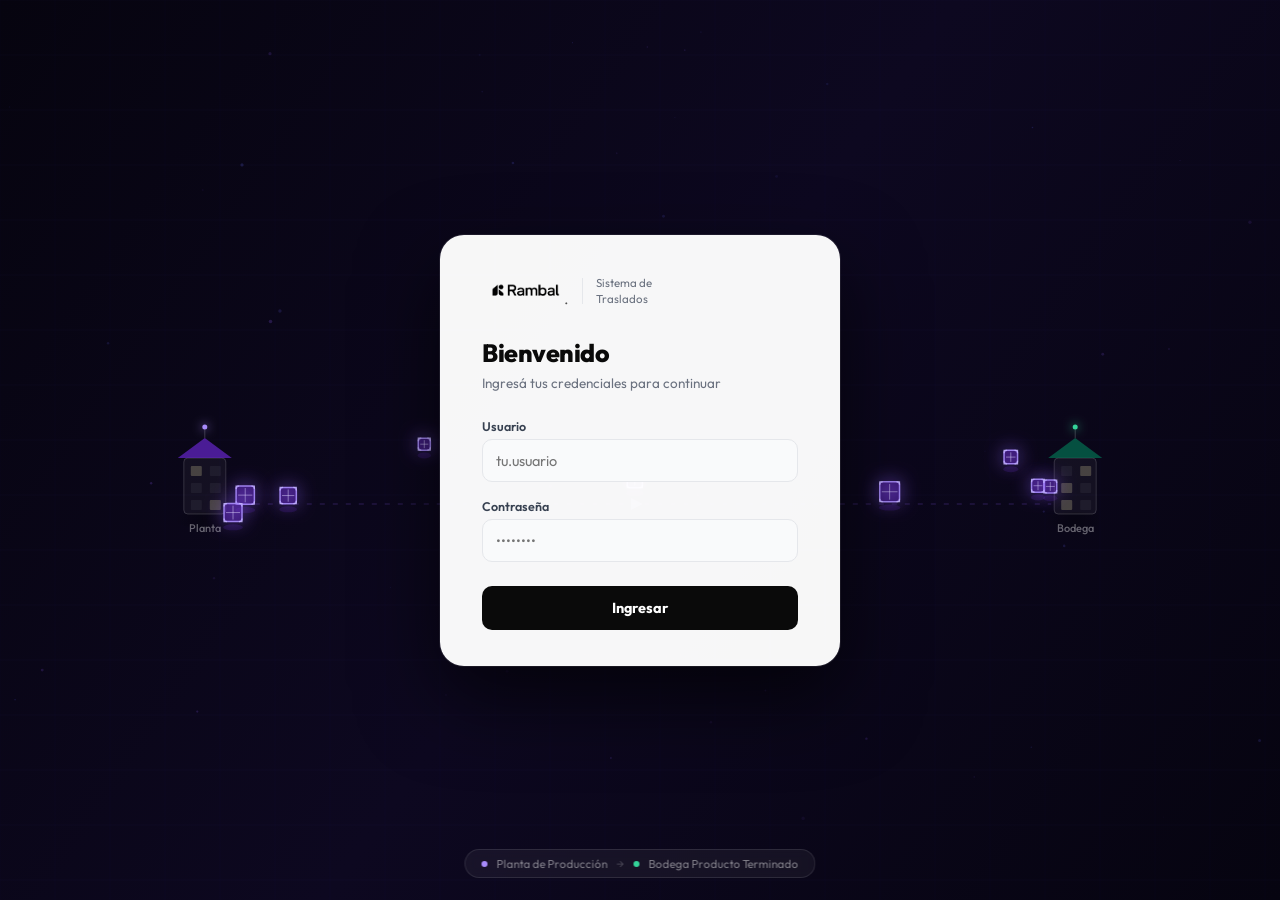
<file: index.html>
<!DOCTYPE html>
<html lang="es">
<head>
<meta charset="UTF-8">
<meta http-equiv="refresh" content="0; url=login.html">
<title>Rambal – Redirigiendo...</title>
</head>
<body>
<script>window.location.replace('login.html');</script>
<p>Redirigiendo a <a href="login.html">login.html</a>...</p>
</body>
</html>
</file>
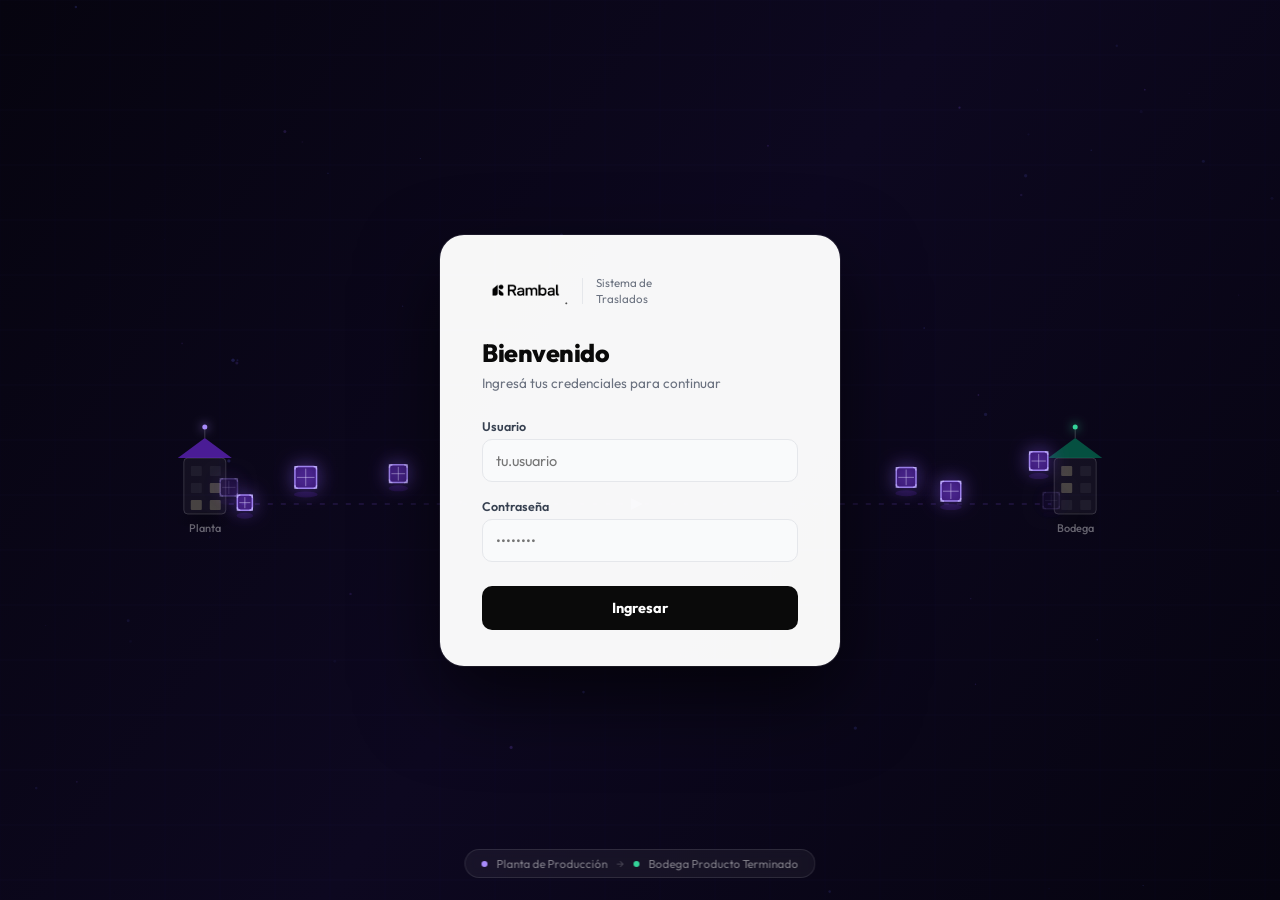
<file: login.html>
<!DOCTYPE html>
<html lang="es">
<head>
<meta charset="UTF-8">
<meta name="viewport" content="width=device-width, initial-scale=1.0">
<title>Rambal – Iniciar Sesión</title>
<link href="https://fonts.googleapis.com/css2?family=Outfit:wght@300;400;500;600;700;800;900&display=swap" rel="stylesheet">
<style>
  :root {
    --purple:#6B21A8; --purple-mid:#7C3AED; --purple-light:#A855F7;
    --black:#0A0A0A; --gray-50:#F9FAFB; --gray-100:#F3F4F6;
    --gray-200:#E5E7EB; --gray-500:#6B7280; --gray-700:#374151;
    --red:#DC2626;
  }
  *{box-sizing:border-box;margin:0;padding:0;}
  body{font-family:'Outfit',sans-serif;min-height:100vh;background:#06040f;display:flex;align-items:center;justify-content:center;overflow:hidden;position:relative;}
  #bg-canvas{position:fixed;inset:0;width:100%;height:100%;z-index:0;}

  .card{
    position:relative;z-index:10;
    background:rgba(255,255,255,0.97);
    border-radius:24px;padding:40px 42px 36px;
    width:100%;max-width:400px;margin:16px;
    box-shadow:0 0 0 1px rgba(255,255,255,0.08),0 32px 80px rgba(0,0,0,0.65);
    animation:fadeUp .55s cubic-bezier(.22,1,.36,1) both;
  }
  @keyframes fadeUp{from{opacity:0;transform:translateY(28px)}to{opacity:1;transform:translateY(0)}}

  .logo-wrap{display:flex;align-items:center;gap:13px;margin-bottom:30px;}
  .logo-img{height:32px;object-fit:contain;}
  .logo-sep{width:1px;height:26px;background:var(--gray-200);}
  .logo-sub{font-size:11.5px;color:var(--gray-500);font-weight:400;line-height:1.35;}

  h2{font-size:25px;font-weight:800;color:var(--black);margin-bottom:5px;letter-spacing:-.5px;}
  .subtitle{font-size:13.5px;color:var(--gray-500);margin-bottom:26px;}

  .form-group{margin-bottom:16px;}
  label{display:block;font-size:12.5px;font-weight:600;color:var(--gray-700);margin-bottom:5px;}
  input{
    width:100%;padding:11px 13px;
    border-radius:10px;border:1.5px solid var(--gray-200);
    font-family:'Outfit',sans-serif;font-size:14.5px;color:var(--black);
    background:var(--gray-50);outline:none;transition:.2s;
  }
  input:focus{border-color:var(--purple-mid);background:white;box-shadow:0 0 0 3px rgba(124,58,237,0.1);}

  .btn{
    width:100%;padding:12.5px;background:var(--black);color:white;
    border:none;border-radius:10px;
    font-family:'Outfit',sans-serif;font-size:14.5px;font-weight:700;
    cursor:pointer;margin-top:8px;transition:.2s;
    position:relative;overflow:hidden;
  }
  .btn::after{content:'';position:absolute;inset:0;background:linear-gradient(135deg,var(--purple),var(--purple-mid));opacity:0;transition:.25s;}
  .btn:hover::after{opacity:1;}
  .btn span{position:relative;z-index:1;}

  .error{
    padding:10px 13px;border-radius:8px;
    background:#FEF2F2;color:var(--red);border:1px solid #FECACA;
    font-size:13px;font-weight:600;margin-bottom:14px;
    display:flex;align-items:center;gap:8px;
  }

  .ruta-badge{
    position:fixed;bottom:22px;left:50%;transform:translateX(-50%);
    z-index:5;display:flex;align-items:center;gap:9px;
    background:rgba(255,255,255,0.05);border:1px solid rgba(255,255,255,0.1);
    border-radius:20px;padding:6px 16px;
    font-size:11.5px;color:rgba(255,255,255,0.45);
    font-family:'Outfit',sans-serif;white-space:nowrap;
    backdrop-filter:blur(6px);
  }
  .rdot{width:6px;height:6px;border-radius:50%;flex-shrink:0;}

  @media(max-width:768px){
    body{ flex-direction:column; justify-content:flex-start; overflow-y:auto; }
    #bg-canvas{ position:relative; width:100%; height:220px; flex-shrink:0; }
    .card{
      position:relative; z-index:10;
      margin:0 12px 20px;
      border-radius:20px;
      padding:28px 24px 24px;
      box-shadow:0 20px 50px rgba(0,0,0,0.5);
    }
    h2{font-size:22px;}
    .ruta-badge{ bottom:10px; font-size:11px; padding:5px 12px; }
  }
</style>
</head>
<body>
<canvas id="bg-canvas"></canvas>

<div class="ruta-badge">
  <span class="rdot" style="background:#A78BFA;"></span>
  Planta de Producción
  <span style="color:rgba(255,255,255,0.2);">→</span>
  <span class="rdot" style="background:#34D399;"></span>
  Bodega Producto Terminado
</div>

<div class="card">
  <div class="logo-wrap">
    <img src="logo-rambal-negro.png" alt="Rambal" class="logo-img"
      
      onerror="this.style.display='none';document.getElementById('logo-text').style.display='block'">
    <div id="logo-text" style="display:none;font-size:20px;font-weight:900;color:#0A0A0A;letter-spacing:.5px;">Rambal</div>
    <div class="logo-sep"></div>
    <div class="logo-sub">Sistema de<br>Traslados</div>
  </div>

  <h2>Bienvenido</h2>
  <p class="subtitle">Ingresá tus credenciales para continuar</p>

  <div id="error-msg" class="error" style="display:none;">
    <span>⚠</span><span id="error-text"></span>
  </div>

  <div class="form-group">
    <label>Usuario</label>
    <input type="text" id="username" placeholder="tu.usuario" autocomplete="username">
  </div>
  <div class="form-group">
    <label>Contraseña</label>
    <input type="password" id="password" placeholder="••••••••" autocomplete="current-password">
  </div>
  <button class="btn" onclick="login()"><span id="btn-text">Ingresar</span></button>
</div>

<script>
// ── CANVAS MEJORADO ─────────────────────────────────────────
(function(){
  const cv = document.getElementById('bg-canvas');
  const ctx = cv.getContext('2d');

  function resize(){
    cv.width  = cv.offsetWidth  || window.innerWidth;
    cv.height = cv.offsetHeight || window.innerHeight;
  }
  resize();
  window.addEventListener('resize', ()=>{ resize(); });

  // Partículas flotantes
  const particles = Array.from({length:55}, () => ({
    x: Math.random()*window.innerWidth,
    y: Math.random()*window.innerHeight,
    vx:(Math.random()-.5)*.18, vy:(Math.random()-.5)*.18,
    r: Math.random()*1.4+.4,
    o: Math.random()*.18+.04,
    color: Math.random()>.6 ? '139,92,246' : '99,102,241'
  }));

  // Cajas
  const boxes = Array.from({length:9}, (_,i) => ({
    t: i/9,
    speed: .0022+Math.random()*.0018,
    s: 12+Math.random()*10,
    arc: 28+Math.random()*20,
    side: (Math.random()>.5?1:-1) * (Math.random()*.35),
    phase: Math.random()*Math.PI*2,
  }));

  // Ease cubic in-out
  function ease(t){ return t<.5?4*t*t*t:(t-1)*(2*t-2)*(2*t-2)+1; }

  function building(x, y, roofColor, glowColor, label) {
    const bw=42, bh=56;
    // sombra suave en el suelo
    const grd = ctx.createRadialGradient(x,y+6,0, x,y+6,30);
    grd.addColorStop(0, 'rgba(0,0,0,0.25)');
    grd.addColorStop(1, 'transparent');
    ctx.fillStyle = grd;
    ctx.beginPath(); ctx.ellipse(x,y+6,30,8,0,0,Math.PI*2); ctx.fill();

    // cuerpo del edificio
    ctx.fillStyle = 'rgba(255,255,255,0.04)';
    ctx.strokeStyle = 'rgba(255,255,255,0.18)';
    ctx.lineWidth = .9;
    ctx.beginPath(); ctx.roundRect(x-bw/2, y-bh, bw, bh, 4); ctx.fill(); ctx.stroke();

    // ventanas
    for(let r=0;r<3;r++) for(let c=0;c<2;c++){
      const lit = Math.sin(Date.now()*.0003 + r*1.3 + c*2.1 + x) > .2;
      ctx.fillStyle = lit ? 'rgba(255,248,180,0.22)' : 'rgba(255,255,255,0.05)';
      ctx.beginPath(); ctx.roundRect(x-bw/2+7+c*19, y-bh+8+r*17, 11,10,1); ctx.fill();
    }

    // techo triangular
    ctx.beginPath();
    ctx.moveTo(x-bw/2-6, y-bh);
    ctx.lineTo(x, y-bh-20);
    ctx.lineTo(x+bw/2+6, y-bh);
    ctx.closePath();
    ctx.fillStyle = roofColor; ctx.fill();

    // antena + luz
    ctx.strokeStyle = 'rgba(255,255,255,0.25)'; ctx.lineWidth=.8;
    ctx.beginPath(); ctx.moveTo(x,y-bh-20); ctx.lineTo(x,y-bh-30); ctx.stroke();
    ctx.shadowColor=glowColor; ctx.shadowBlur=10;
    ctx.beginPath(); ctx.arc(x, y-bh-31, 2.5, 0, Math.PI*2);
    ctx.fillStyle=glowColor; ctx.fill(); ctx.shadowBlur=0;

    // label
    ctx.fillStyle='rgba(255,255,255,0.38)';
    ctx.font='500 11px Outfit,sans-serif'; ctx.textAlign='center';
    ctx.fillText(label, x, y+18);
  }

  function drawBox(x, y, s, alpha) {
    ctx.save();
    ctx.globalAlpha = alpha;
    // sombra proyectada en el suelo
    ctx.fillStyle = 'rgba(109,40,217,0.18)';
    ctx.beginPath(); ctx.ellipse(x, y+s*.6+4, s*.55, 3, 0, 0, Math.PI*2); ctx.fill();
    // glow
    ctx.shadowColor='#8B5CF6'; ctx.shadowBlur=18;
    ctx.fillStyle='rgba(109,40,217,0.42)';
    ctx.strokeStyle='#A78BFA'; ctx.lineWidth=1.5;
    ctx.beginPath(); ctx.roundRect(x-s/2, y-s/2, s, s, 3); ctx.fill(); ctx.stroke();
    ctx.shadowBlur=0;
    // líneas internas
    ctx.strokeStyle='rgba(221,214,254,0.65)'; ctx.lineWidth=.8;
    ctx.beginPath(); ctx.moveTo(x-s/2+2,y); ctx.lineTo(x+s/2-2,y); ctx.stroke();
    ctx.beginPath(); ctx.moveTo(x,y-s/2+2); ctx.lineTo(x,y+s/2-2); ctx.stroke();
    // esquinas
    const co=3;
    [[-1,-1],[1,-1],[1,1],[-1,1]].forEach(([dx,dy])=>{
      ctx.strokeStyle='rgba(196,181,253,0.9)'; ctx.lineWidth=1.2;
      ctx.beginPath();
      ctx.moveTo(x+dx*s/2, y+dy*(s/2-co));
      ctx.lineTo(x+dx*s/2, y+dy*s/2);
      ctx.lineTo(x+dx*(s/2-co), y+dy*s/2);
      ctx.stroke();
    });
    ctx.restore();
  }

  let frame = 0;
  function draw() {
    const W=cv.width, H=cv.height;
    ctx.clearRect(0,0,W,H);

    // fondo degradado sutil
    const bg=ctx.createLinearGradient(0,0,W,H);
    bg.addColorStop(0,'#06040f');
    bg.addColorStop(.5,'#0d0820');
    bg.addColorStop(1,'#060410');
    ctx.fillStyle=bg; ctx.fillRect(0,0,W,H);

    // grid
    ctx.strokeStyle='rgba(99,102,241,0.055)'; ctx.lineWidth=.5;
    const gs=55;
    for(let x=0;x<W;x+=gs){ctx.beginPath();ctx.moveTo(x,0);ctx.lineTo(x,H);ctx.stroke();}
    for(let y=0;y<H;y+=gs){ctx.beginPath();ctx.moveTo(0,y);ctx.lineTo(W,y);ctx.stroke();}

    // partículas
    particles.forEach(p=>{
      p.x+=p.vx; p.y+=p.vy;
      if(p.x<0||p.x>W) p.vx*=-1;
      if(p.y<0||p.y>H) p.vy*=-1;
      ctx.beginPath(); ctx.arc(p.x,p.y,p.r,0,Math.PI*2);
      ctx.fillStyle=`rgba(${p.color},${p.o})`; ctx.fill();
    });

    const pX=W*.16, bX=W*.84, mY=H*.56;

    // ruta punteada
    ctx.save(); ctx.setLineDash([5,8]);
    ctx.strokeStyle='rgba(139,92,246,0.18)'; ctx.lineWidth=1.5;
    ctx.beginPath(); ctx.moveTo(pX+24,mY); ctx.lineTo(bX-24,mY); ctx.stroke();
    ctx.restore();

    // flecha dirección centro
    ctx.save();
    ctx.fillStyle='rgba(167,139,250,0.4)';
    ctx.beginPath();
    ctx.moveTo(W/2-9,mY-6); ctx.lineTo(W/2+3,mY); ctx.lineTo(W/2-9,mY+6);
    ctx.closePath(); ctx.fill();
    ctx.restore();

    // edificios
    building(pX, mY+10, 'rgba(109,40,217,0.65)', '#A78BFA', 'Planta');
    building(bX, mY+10, 'rgba(4,120,87,0.65)',   '#34D399', 'Bodega');

    // cajas
    boxes.forEach(b=>{
      b.t+=b.speed; if(b.t>1) b.t=0;
      const et=ease(b.t);
      const x=pX+24+(bX-48-pX)*et;
      const y=mY-Math.sin(b.t*Math.PI)*b.arc + b.side*H*.08 + Math.sin(frame*.025+b.phase)*2;
      const alpha=b.t<.07?b.t/.07:b.t>.93?(1-b.t)/.07:1;
      drawBox(x,y,b.s,alpha*.92);
    });

    // texto sutil
    ctx.fillStyle='rgba(255,255,255,0.08)';
    ctx.font='400 11px Outfit,sans-serif'; ctx.textAlign='center';
    ctx.fillText('traslados en tiempo real', W/2, mY+H*.15+20);

    frame++;
    requestAnimationFrame(draw);
  }
  draw();
})();
</script>

<script>
const SUPA_URL='https://glprwcufdhrdvxgwpage.supabase.co';
const SUPA_KEY='eyJhbGciOiJIUzI1NiIsInR5cCI6IkpXVCJ9.eyJpc3MiOiJzdXBhYmFzZSIsInJlZiI6ImdscHJ3Y3VmZGhyZHZ4Z3dwYWdlIiwicm9sZSI6ImFub24iLCJpYXQiOjE3NzM4ODc3NjEsImV4cCI6MjA4OTQ2Mzc2MX0.Nhk7wMznJumjGaATD3qYDkH8MTGuylPQjdLcDZDNA_M';

async function sha256(str){
  const buf=await crypto.subtle.digest('SHA-256',new TextEncoder().encode(str));
  return Array.from(new Uint8Array(buf)).map(b=>b.toString(16).padStart(2,'0')).join('');
}
async function supaFetch(path,opts={}){
  const res=await fetch(`${SUPA_URL}/rest/v1/${path}`,{...opts,headers:{
    'apikey':SUPA_KEY,'Authorization':`Bearer ${SUPA_KEY}`,
    'Content-Type':'application/json','Prefer':'return=representation',...(opts.headers||{})
  }});
  if(!res.ok){const e=await res.text();throw new Error(e);}
  return res.json().catch(()=>null);
}
async function login(){
  const username=document.getElementById('username').value.trim();
  const password=document.getElementById('password').value;
  const btn=document.getElementById('btn-text');
  const errDiv=document.getElementById('error-msg');
  const errTxt=document.getElementById('error-text');
  if(!username||!password){errDiv.style.display='flex';errTxt.textContent='Completá todos los campos.';return;}
  btn.textContent='Verificando...'; errDiv.style.display='none';
  try{
    const hash=await sha256(password);
    const data=await supaFetch(`usuarios?username=eq.${encodeURIComponent(username)}&activo=eq.true&select=*`);
    if(!data||!data.length||data[0].password!==hash){
      errDiv.style.display='flex';errTxt.textContent='Usuario o contraseña incorrectos.';
      btn.textContent='Ingresar';return;
    }
    const user=data[0];
    sessionStorage.setItem('rambal_user',JSON.stringify({id:user.id,nombre:user.nombre,username:user.username,rol:user.rol}));
    window.location.href='dashboard.html';
  }catch(e){
    errDiv.style.display='flex';errTxt.textContent='Error de conexión. Intentá de nuevo.';
    btn.textContent='Ingresar';
  }
}
document.addEventListener('keydown',e=>{if(e.key==='Enter')login();});
if(sessionStorage.getItem('rambal_user'))window.location.href='dashboard.html';
</script>
</body>
</html>
</file>
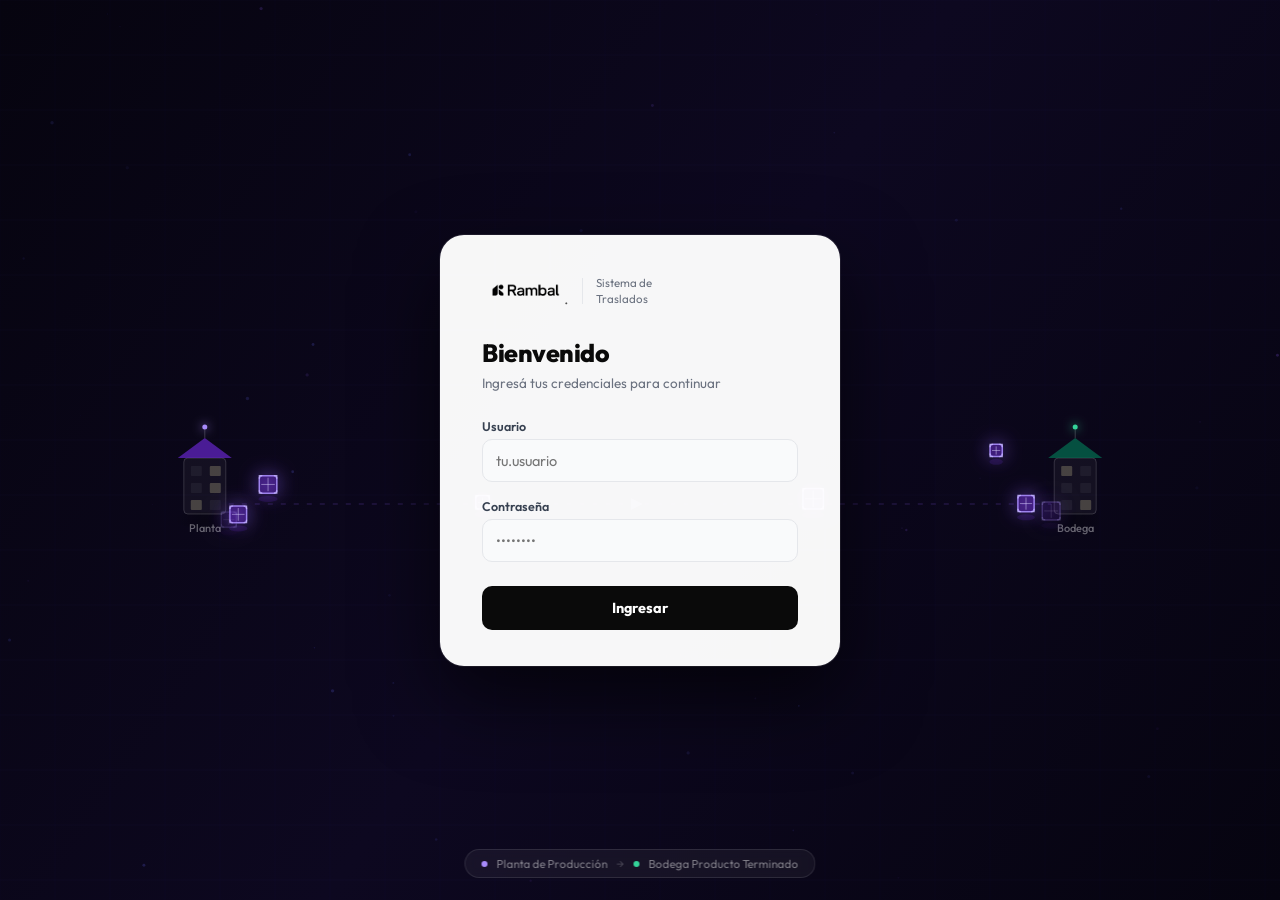
<file: nuevo-traslado.html>
<!DOCTYPE html>
<html lang="es">
<head>
<meta charset="UTF-8">
<meta name="viewport" content="width=device-width, initial-scale=1.0">
<title>Rambal – Nuevo Traslado</title>
<link rel="stylesheet" href="rambal.css">
<style>
  .autocomplete-wrap { position: relative; }
  .autocomplete-list {
    position: absolute; top: 100%; left: 0; right: 0; z-index: 200;
    background: white; border: 1.5px solid var(--purple-mid);
    border-radius: 0 0 9px 9px; max-height: 200px; overflow-y: auto;
    box-shadow: 0 8px 20px rgba(0,0,0,0.12);
  }
  .autocomplete-item {
    padding: 10px 13px; cursor: pointer; font-size: 13px;
    border-bottom: 1px solid var(--gray-100); transition: .1s;
  }
  .autocomplete-item:hover { background: var(--purple-faint); }
  .autocomplete-item:last-child { border: none; }
  .autocomplete-item .ac-code { font-weight: 700; color: var(--purple); font-size: 12px; }
  .autocomplete-item .ac-name { color: var(--gray-800); margin-top: 1px; }
  .autocomplete-item .ac-lote { color: var(--gray-400); font-size: 11px; }

  .item-card {
    background: var(--gray-50); border: 1.5px solid var(--gray-200);
    border-radius: 10px; padding: 14px 16px; margin-bottom: 12px;
    position: relative;
  }
  .item-card.tiene-producto { border-color: rgba(107,33,168,0.3); background: var(--purple-faint); }
  .item-resumen {
    display: flex; gap: 8px; align-items: center; flex-wrap: wrap;
    margin-top: 8px; padding-top: 8px; border-top: 1px solid var(--gray-200);
  }
  .item-tag {
    background: white; border: 1px solid var(--gray-200);
    border-radius: 6px; padding: 3px 10px; font-size: 12px; color: var(--gray-700);
  }
  .total-tag {
    background: var(--purple); color: white;
    border-radius: 6px; padding: 3px 10px; font-size: 12px; font-weight: 700;
  }
</style>
</head>
<body>
<div id="sidebar"></div>
<div class="sidebar-overlay" id="sb-overlay" onclick="closeSidebar()"></div>

<div class="main">
  <div class="topbar">
    <div style="display:flex;align-items:center;gap:12px;">
      <button class="hamburger" onclick="toggleSidebar()">☰</button>
      <div class="topbar-left">
        <h1>Nuevo Traslado</h1>
        <div class="topbar-sub">Planta → Bodega de Producto Terminado</div>
      </div>
    </div>
    <div class="topbar-actions">
      <a href="traslados.html" class="btn btn-secondary">← Volver</a>
    </div>
  </div>

  <div class="content">
    <div style="max-width:700px;margin:0 auto;">

      <div class="card" style="margin-bottom:16px;">
        <div class="card-header">
          <span class="card-title">🚚 Información General</span>
        </div>
        <div class="card-body">
          <div id="form-error" class="form-error-msg" style="display:none;"></div>
          <div class="form-grid">
            <div class="form-group">
              <label class="form-label">Fecha <span class="required">*</span></label>
              <input type="date" class="form-input" id="f-fecha">
            </div>
            <div class="form-group">
              <label class="form-label">Observaciones</label>
              <input type="text" class="form-input" id="f-obs" placeholder="Novedades, instrucciones...">
            </div>
          </div>
        </div>
      </div>

      <div class="card" style="margin-bottom:16px;">
        <div class="card-header">
          <span class="card-title">📦 Productos a Trasladar</span>
          <button class="btn btn-sm btn-purple" onclick="agregarItem()">+ Agregar Producto</button>
        </div>
        <div class="card-body" id="items-container">
          <div id="items-empty" style="text-align:center;padding:24px;color:var(--gray-400);font-size:14px;">
            Hacé clic en <strong>"+ Agregar Producto"</strong> para comenzar
          </div>
        </div>
      </div>

      <div style="display:flex;justify-content:flex-end;gap:10px;">
        <a href="traslados.html" class="btn btn-secondary">Cancelar</a>
        <button class="btn btn-primary" onclick="guardar('borrador')">Guardar Borrador</button>
        <button class="btn btn-purple" onclick="guardar('en_transito')">🚚 Confirmar Salida</button>
      </div>
    </div>
  </div>
</div>

<script src="rambal.js"></script>
<script>
const user = requireAuth();
renderSidebar('traslados');

if (!['admin','operario_planta'].includes(user.rol)) {
  alert('No tenés permiso para crear traslados.');
  window.location.href = 'traslados.html';
}

function toggleSidebar() {
  document.getElementById('sidebar').classList.toggle('open');
  document.getElementById('sb-overlay').classList.toggle('open');
}
function closeSidebar() {
  document.getElementById('sidebar').classList.remove('open');
  document.getElementById('sb-overlay').classList.remove('open');
}

document.getElementById('f-fecha').value = new Date().toISOString().split('T')[0];

let productos = [];
let items = [];
let itemCount = 0;

async function loadProductos() {
  try {
    productos = await supaGet('productos', 'activo=eq.true&order=codigo.asc&select=*') || [];
  } catch(e) { toast('Error cargando productos','err'); }
}

function buscarProducto(query) {
  const q = query.toLowerCase().trim();
  if (!q) return [];
  return productos.filter(p =>
    p.codigo?.toLowerCase().startsWith(q) ||
    p.nombre?.toLowerCase().includes(q)
  ).slice(0, 8);
}

function agregarItem() {
  if (!productos.length) { toast('No hay productos disponibles','err'); return; }
  document.getElementById('items-empty').style.display = 'none';
  itemCount++;
  const id = itemCount;
  items.push({ id, producto: null, cajas: 0 });

  const div = document.createElement('div');
  div.id = `item-${id}`;
  div.className = 'item-card';
  div.innerHTML = `
    <div style="display:flex;gap:10px;align-items:flex-start;flex-wrap:wrap;">

      <div class="form-group autocomplete-wrap" style="flex:1.5;min-width:180px;">
        <label class="form-label">Código del Producto <span class="required">*</span></label>
        <input type="text" class="form-input" id="cod-${id}"
          placeholder="Ej: 3110"
          oninput="onCodigoInput(${id}, this.value)"
          onblur="setTimeout(()=>cerrarAC(${id}), 180)"
          autocomplete="off">
        <div class="autocomplete-list" id="ac-${id}" style="display:none;"></div>
      </div>

      <div class="form-group" style="flex:2;min-width:160px;">
        <label class="form-label">Producto</label>
        <input type="text" class="form-input" id="nombre-${id}"
          placeholder="Se completa automáticamente"
          readonly style="background:var(--gray-50);color:var(--gray-600);">
      </div>

      <div class="form-group" style="flex:.8;min-width:100px;">
        <label class="form-label">Cajas <span class="required">*</span></label>
        <input type="number" class="form-input" id="cajas-${id}"
          min="1" step="1" placeholder="0"
          oninput="onCajasInput(${id}, this.value)">
      </div>

      <div class="form-group" style="flex:1;min-width:120px;">
        <label class="form-label">Lote</label>
        <input type="text" class="form-input" id="lote-${id}"
          placeholder="Ej: 260740-10"
          style="font-family:monospace;font-size:13px;"
          oninput="onLoteInput(${id}, this.value)">
        <div id="lote-alert-${id}" style="display:none;margin-top:5px;padding:7px 10px;background:#FEF3C7;color:#92400E;border:1px solid #FCD34D;border-radius:7px;font-size:12px;font-weight:600;line-height:1.3;"></div>
      </div>

      <button onclick="eliminarItem(${id})"
        class="btn btn-danger btn-sm"
        style="flex-shrink:0;margin-top:22px;">✕</button>
    </div>

    <div class="item-resumen" id="resumen-${id}" style="display:none;">
      <span class="item-tag" id="tag-unidad-${id}"></span>
      <span style="font-size:13px;color:var(--gray-400);">×</span>
      <span class="item-tag" id="tag-cajas-${id}"></span>
      <span style="font-size:13px;color:var(--gray-400);">=</span>
      <span class="total-tag" id="tag-total-${id}"></span>
    </div>
  `;
  document.getElementById('items-container').appendChild(div);
  document.getElementById(`cod-${id}`).focus();
}

function onCodigoInput(id, val) {
  const resultados = buscarProducto(val);
  const ac = document.getElementById(`ac-${id}`);

  // Limpiar producto seleccionado si se borra el código
  const item = items.find(i=>i.id===id);
  if (item) item.producto = null;
  document.getElementById(`nombre-${id}`).value = '';
  document.getElementById(`item-${id}`).className = 'item-card';
  document.getElementById(`resumen-${id}`).style.display = 'none';

  if (!val.trim() || !resultados.length) { ac.style.display='none'; return; }

  ac.innerHTML = resultados.map(p => `
    <div class="autocomplete-item" onmousedown="seleccionarProducto(${id}, '${p.id}')">
      <div class="ac-code">${p.codigo}</div>
      <div class="ac-name">${p.nombre}</div>
      <div class="ac-lote">${p.unidad} · ${p.cantidad_por_caja||1} und/caja</div>
    </div>
  `).join('');
  ac.style.display = 'block';
}

function seleccionarProducto(id, prodId) {
  const prod = productos.find(p=>p.id===prodId);
  if (!prod) return;

  const item = items.find(i=>i.id===id);
  if (item) item.producto = prod;

  document.getElementById(`cod-${id}`).value = prod.codigo;
  document.getElementById(`nombre-${id}`).value = prod.nombre;
  document.getElementById(`ac-${id}`).style.display = 'none';
  document.getElementById(`item-${id}`).className = 'item-card tiene-producto';

  // Actualizar resumen si ya hay cajas
  const cajas = parseFloat(document.getElementById(`cajas-${id}`).value) || 0;
  if (cajas > 0) actualizarResumen(id, prod, cajas);
  else document.getElementById(`cajas-${id}`).focus();
}

function cerrarAC(id) {
  const ac = document.getElementById(`ac-${id}`);
  if (ac) ac.style.display = 'none';
}

function onCajasInput(id, val) {
  const item = items.find(i=>i.id===id);
  if (!item) return;
  const cajas = parseFloat(val) || 0;
  if (item) item.cajas = cajas;
  if (item.producto && cajas > 0) actualizarResumen(id, item.producto, cajas);
  else document.getElementById(`resumen-${id}`).style.display = 'none';
}

async function onLoteInput(id, val) {
  const lote = val.trim();
  const item = items.find(i=>i.id===id);
  const alertEl = document.getElementById(`lote-alert-${id}`);
  if (!alertEl || !lote || !item?.producto) { if(alertEl) alertEl.style.display='none'; return; }

  // Alerta 1: mismo código + lote en el mismo formulario
  const duplicadoLocal = items.some(i => i.id !== id && i.producto?.id === item.producto?.id
    && document.getElementById(`lote-${i.id}`)?.value.trim() === lote);
  if (duplicadoLocal) {
    alertEl.textContent = '⚠ Este código con el mismo lote ya está en este traslado. ¿Es complemento de pallet?';
    alertEl.style.display = 'block';
    return;
  }

  // Alerta 2: buscar en traslados anteriores
  try {
    const prev = await supaGet('traslado_items',
      `lote=eq.${encodeURIComponent(lote)}&producto_id=eq.${item.producto.id}&select=lote,cantidad_enviada,traslado_id`);
    if (prev && prev.length > 0) {
      // buscar codigos de esos traslados
      const tids = [...new Set(prev.map(i=>i.traslado_id))];
      const prevTraslados = await supaGet('traslados', `id=in.(${tids.join(',')})&select=codigo,fecha`);
      const total = prev.reduce((s,i)=>s+Number(i.cantidad_enviada||0),0);
      const codigos = (prevTraslados||[]).map(t=>t.codigo).join(', ');
      alertEl.innerHTML = `⚠ <strong>Pilas:</strong> el código <strong>${item.producto.codigo}</strong> con lote <strong>${lote}</strong> ya fue trasladado en: ${codigos} (${fmtNum(total)} und en total). ¿Es complemento de pallet?`;
      alertEl.style.display = 'block';
    } else {
      alertEl.style.display = 'none';
    }
  } catch(e) { alertEl.style.display='none'; }
}

function actualizarResumen(id, prod, cajas) {
  const undPorCaja = parseFloat(prod.cantidad_por_caja) || 1;
  const total = cajas * undPorCaja;
  document.getElementById(`tag-unidad-${id}`).textContent = `${fmtNum(undPorCaja)} ${prod.unidad}/caja`;
  document.getElementById(`tag-cajas-${id}`).textContent = `${cajas} caja${cajas!==1?'s':''}`;
  document.getElementById(`tag-total-${id}`).textContent = `${fmtNum(total)} ${prod.unidad} total`;
  document.getElementById(`resumen-${id}`).style.display = 'flex';
}

function eliminarItem(id) {
  document.getElementById(`item-${id}`)?.remove();
  items = items.filter(i=>i.id!==id);
  if (!items.length) document.getElementById('items-empty').style.display='block';
}

async function guardar(estadoFinal) {
  const errDiv = document.getElementById('form-error');
  errDiv.style.display = 'none';
  const fecha = document.getElementById('f-fecha').value;
  const obs   = document.getElementById('f-obs').value;
  if (!fecha) { errDiv.style.display='block'; errDiv.textContent='La fecha es obligatoria.'; return; }

  const itemsFinales = items.filter(i => i.producto).map(i => {
    const cajas = parseFloat(document.getElementById(`cajas-${i.id}`)?.value) || 0;
    const undPorCaja = parseFloat(i.producto.cantidad_por_caja) || 1;
    const lote = document.getElementById(`lote-${i.id}`)?.value.trim() || null;
    return {
      producto_id: i.producto.id,
      cantidad_enviada: cajas * undPorCaja,
      cajas_enviadas: cajas,
      lote,
    };
  }).filter(i => i.cantidad_enviada > 0);

  if (!itemsFinales.length) {
    errDiv.style.display='block';
    errDiv.textContent='Agregá al menos un producto con código y cantidad de cajas válidos.';
    return;
  }

  // Permitir mismo producto varias veces (complemento de pallet)

  try {
    const todos = await supaGet('traslados','select=codigo&order=fecha_creacion.desc') || [];
    const codigo = nextCodigo(todos);

    const nuevoT = await supaPost('traslados', {
      codigo, fecha, observaciones: obs,
      estado: estadoFinal,
      creado_por: user.id,
      fecha_creacion: new Date().toISOString(),
      ...(estadoFinal==='en_transito' ? {
        confirmado_salida_por: user.id,
        fecha_salida: new Date().toISOString()
      } : {})
    });

    if (!nuevoT || !nuevoT[0]) throw new Error('No se pudo crear el traslado');
    const tid = nuevoT[0].id;

    await supaPost('traslado_items', itemsFinales.map(i=>({
      traslado_id: tid,
      producto_id: i.producto_id,
      cantidad_enviada: i.cantidad_enviada,
      lote: i.lote || null,
    })));

    const evento = estadoFinal === 'en_transito' ? 'salida_confirmada' : 'creado';
    const traza = await supaPost('trazabilidad', {
      traslado_id: tid, evento,
      usuario_id: user.id, fecha_hora: new Date().toISOString()
    });

    if (traza?.[0]) {
      await supaPost('trazabilidad_detalles', itemsFinales.map(i=>({
        trazabilidad_id: traza[0].id,
        producto_id: i.producto_id,
        cantidad: i.cantidad_enviada,
        observacion: estadoFinal==='en_transito' ? 'Salida confirmada' : 'Traslado creado'
      })));
    }

    toast(`Traslado ${codigo} creado`, 'ok');
    setTimeout(() => window.location.href = `ver-traslado.html?id=${tid}`, 900);
  } catch(e) {
    errDiv.style.display='block'; errDiv.textContent='Error al guardar: '+e.message;
  }
}

loadProductos();
</script>
</body>
</html>
</file>
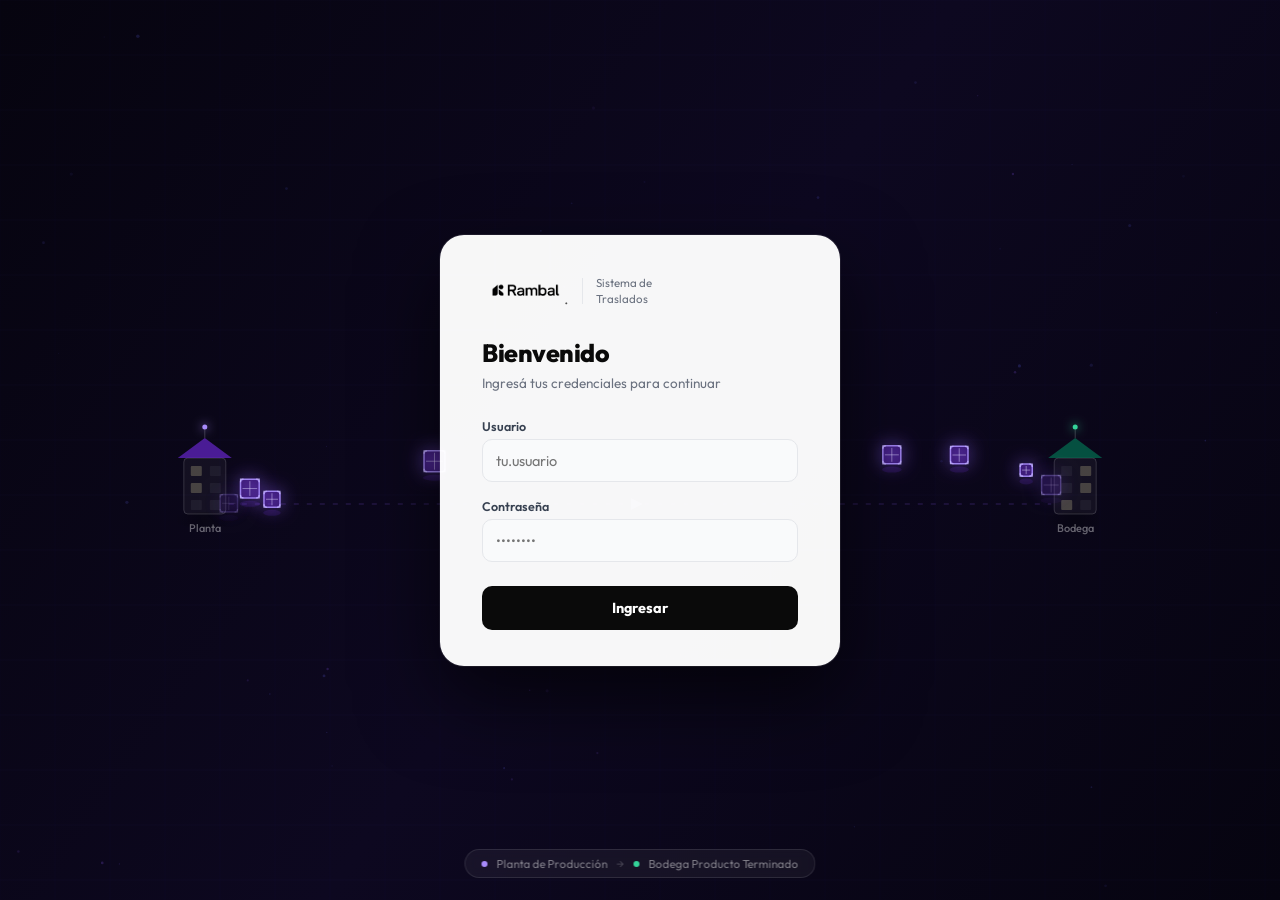
<file: traslados.html>
<!DOCTYPE html>
<html lang="es">
<head>
<meta charset="UTF-8">
<meta name="viewport" content="width=device-width, initial-scale=1.0">
<title>Rambal – Traslados</title>
<link rel="stylesheet" href="rambal.css">
<style>
.lote-tag {
  display:inline-block; padding:2px 8px; border-radius:5px;
  background:#EDE9FE; color:#6B21A8; font-size:11px; font-weight:700;
  font-family:monospace; cursor:pointer; margin:1px;
  border:1px solid #DDD6FE; transition:.15s;
}
.lote-tag:hover { background:#DDD6FE; }
.lote-resaltado {
  background:#FEF3C7 !important; color:#92400E !important;
  border-color:#FCD34D !important;
  box-shadow: 0 0 0 2px #FCD34D;
}
.lote-mas {
  font-size:11px; color:var(--gray-400); cursor:pointer; font-weight:600;
}
.lote-mas:hover { color:var(--purple); }

/* Popup lotes */
#lotes-popup {
  position:fixed; z-index:9999;
  background:white; border-radius:12px;
  border:1px solid var(--gray-200);
  box-shadow:0 8px 30px rgba(0,0,0,0.15);
  padding:14px 16px; min-width:220px; max-width:320px;
  display:none;
}
#lotes-popup.open { display:block; }
#lotes-popup h4 { font-size:13px; font-weight:700; color:var(--black); margin-bottom:10px; }
.popup-lote-row {
  display:flex; justify-content:space-between; align-items:flex-start;
  padding:5px 0; border-bottom:1px solid var(--gray-100); font-size:12px;
}
.popup-lote-row:last-child { border:none; }
.popup-lote-cod { font-family:monospace; font-weight:700; color:var(--purple); }
.popup-lote-num { background:#EDE9FE; color:#6B21A8; padding:1px 7px; border-radius:4px; font-weight:700; font-family:monospace; }
.popup-close { float:right; background:none; border:none; cursor:pointer; color:var(--gray-400); font-size:16px; margin-top:-2px; }
</style>
</head>
<body>
<div id="sidebar"></div>
<div class="sidebar-overlay" id="sb-overlay" onclick="closeSidebar()"></div>

<div class="main">
  <div class="topbar">
    <div style="display:flex;align-items:center;gap:12px;">
      <button class="hamburger" onclick="toggleSidebar()">☰</button>
      <div class="topbar-left">
        <h1>Traslados</h1>
        <div class="topbar-sub">Planta → Bodega</div>
      </div>
    </div>
    <div class="topbar-actions">
      <a href="nuevo-traslado.html" class="btn btn-primary">+ Nuevo Traslado</a>
    </div>
  </div>

  <div class="content">
    <!-- Filtros -->
    <div class="card card-pad" style="margin-bottom:16px;">
      <div class="toolbar" style="margin:0;">
        <input type="text" class="search-input" id="search" placeholder="🔍 Buscar por ID, producto, responsable..." oninput="filtrar()">
        <input type="text" class="filter-select" id="f-lote" placeholder="🏷 Buscar por lote..." oninput="filtrar()" style="min-width:160px;">
        <select class="filter-select" id="f-estado" onchange="filtrar()">
          <option value="">Todos los estados</option>
          <option value="borrador">Borrador</option>
          <option value="en_transito">En Tránsito</option>
          <option value="recibido">Recibido</option>
          <option value="recibido_con_diferencias">Con Diferencias</option>
          <option value="anulado">Anulado</option>
        </select>
        <input type="date" class="filter-select" id="f-desde" onchange="filtrar()" title="Desde">
        <input type="date" class="filter-select" id="f-hasta" onchange="filtrar()" title="Hasta">
        <button class="btn btn-secondary" onclick="limpiarFiltros()">Limpiar</button>
      </div>
    </div>

    <div class="table-wrap">
      <div class="table-header">
        <span class="table-title" id="tabla-titulo">Todos los traslados</span>
        <span class="text-sm text-muted" id="tabla-count"></span>
      </div>
      <div style="overflow-x:auto;">
        <table>
          <thead><tr>
            <th>ID</th>
            <th>Fecha</th>
            <th>Productos</th>
            <th>Lotes</th>
            <th>Creado por</th>
            <th>Estado</th>
            <th>Ofimática</th>
            <th>Acciones</th>
          </tr></thead>
          <tbody id="tbody-traslados">
            <tr><td colspan="8" class="table-empty">Cargando...</td></tr>
          </tbody>
        </table>
      </div>
      <div class="table-footer" id="tabla-footer"></div>
    </div>
  </div>
</div>

<div id="lotes-popup">
  <button class="popup-close" onclick="cerrarPopup()">✕</button>
  <h4 id="popup-title">Lotes del traslado</h4>
  <div id="popup-content"></div>
</div>
<script src="rambal.js"></script>
<script>
const user = requireAuth();
renderSidebar('traslados');

function toggleSidebar() {
  document.getElementById('sidebar').classList.toggle('open');
  document.getElementById('sb-overlay').classList.toggle('open');
}
function closeSidebar() {
  document.getElementById('sidebar').classList.remove('open');
  document.getElementById('sb-overlay').classList.remove('open');
}

let allTraslados = [];
let allItems = [];
let allUsuarios = [];
let filtrados = [];

async function load() {
  try {
    const [traslados, items, usuarios] = await Promise.all([
      supaGet('traslados', 'select=*&order=fecha_creacion.desc'),
      supaGet('traslado_items', 'select=*,productos(id,codigo,nombre,unidad)'),
      supaGet('usuarios', 'select=id,nombre')
    ]);
    allTraslados = traslados || [];
    allItems     = items     || [];
    allUsuarios  = usuarios  || [];
    filtrar();
  } catch(e) {
    document.getElementById('tbody-traslados').innerHTML =
      `<tr><td colspan="7" class="table-empty">Error cargando datos</td></tr>`;
  }
}

function getNombreUsuario(id) {
  const u = allUsuarios.find(u=>u.id===id);
  return u ? u.nombre : '—';
}

function filtrar() {
  const q      = document.getElementById('search').value.toLowerCase();
  const estado = document.getElementById('f-estado').value;
  const desde  = document.getElementById('f-desde').value;
  const hasta  = document.getElementById('f-hasta').value;

  const loteQ = (document.getElementById('f-lote')?.value||'').toLowerCase().trim();

  filtrados = allTraslados.filter(t => {
    const itemsT  = allItems.filter(i=>i.traslado_id===t.id);
    const prods   = itemsT.map(i=>i.productos?.nombre||'').join(' ').toLowerCase();
    const lotesT  = itemsT.map(i=>(i.lote||'').toLowerCase());
    const matchQ  = !q     || t.codigo?.toLowerCase().includes(q) || prods.includes(q) || getNombreUsuario(t.creado_por).toLowerCase().includes(q);
    const matchE  = !estado|| t.estado === estado;
    const matchD  = !desde || t.fecha >= desde;
    const matchH  = !hasta || t.fecha <= hasta;
    const matchL  = !loteQ || lotesT.some(l=>l.includes(loteQ));
    return matchQ && matchE && matchD && matchH && matchL;
  });

  renderTabla();
}

function limpiarFiltros() {
  document.getElementById('search').value = '';
  document.getElementById('f-estado').value = '';
  document.getElementById('f-desde').value = '';
  document.getElementById('f-hasta').value = '';
  document.getElementById('f-lote').value = '';
  filtrar();
}

function renderTabla() {
  const tbody = document.getElementById('tbody-traslados');
  document.getElementById('tabla-count').textContent = `${filtrados.length} traslado(s)`;
  document.getElementById('tabla-footer').textContent = `Mostrando ${filtrados.length} de ${allTraslados.length} traslados`;

  if (!filtrados.length) {
    tbody.innerHTML = `<tr><td colspan="8" class="table-empty">No se encontraron traslados</td></tr>`;
    return;
  }

  const loteQ = (document.getElementById('f-lote')?.value||'').toLowerCase().trim();

  tbody.innerHTML = filtrados.map(t => {
    const itemsT   = allItems.filter(i=>i.traslado_id===t.id);

    // Productos
    const prodsArr = itemsT.map(i=>`${i.productos?.codigo||'?'} – ${i.productos?.nombre||'—'}`);
    const prodsStr = prodsArr.length === 0 ? '—' :
      prodsArr.slice(0,3).join(' | ') + (prodsArr.length>3 ? ` <span style="color:var(--gray-400);font-size:11px;">+${prodsArr.length-3} más</span>` : '');
    const prodsTitle = prodsArr.join(', ');

    // Lotes — únicos, resaltar si coincide con búsqueda
    const lotesUnicos = [...new Set(itemsT.map(i=>i.lote).filter(Boolean))];
    const lotesHtml = lotesUnicos.length === 0 ? '<span class="text-muted text-sm">—</span>' :
      lotesUnicos.slice(0,2).map(l => {
        const resaltar = loteQ && l.toLowerCase().includes(loteQ);
        return `<span class="lote-tag${resaltar?' lote-resaltado':''}"
          onclick="event.stopPropagation();mostrarLotesPopup(event,'${t.id}')"
          title="Clic para ver todos los lotes">${l}</span>`;
      }).join(' ') +
      (lotesUnicos.length > 2
        ? ` <span class="lote-mas" onclick="event.stopPropagation();mostrarLotesPopup(event,'${t.id}')" title="Ver todos">+${lotesUnicos.length-2} más</span>`
        : '');

    // Ofimática
    const tieneOfi = t.consecutivo_ofimatica || itemsT.some(i=>i.consecutivo_ofimatica);
    const consecs  = itemsT.filter(i=>i.consecutivo_ofimatica).map(i=>i.consecutivo_ofimatica);
    const ofiLabel = t.consecutivo_ofimatica || (consecs.length===1 ? consecs[0] : consecs.length>1 ? consecs[0]+' +'+(consecs.length-1) : '');
    const ofi = tieneOfi
      ? `<span style="color:var(--green);font-weight:700;font-size:12px;">✓ ${ofiLabel}</span>`
      : (t.estado==='recibido'||t.estado==='recibido_con_diferencias')
        ? `<span style="color:var(--red);font-size:12px;font-weight:600;">Pendiente</span>`
        : `<span class="text-muted text-sm">—</span>`;

    return `<tr>
      <td class="cod">${t.codigo}</td>
      <td class="text-sm">${fmtFecha(t.fecha)}</td>
      <td style="max-width:220px;font-size:13px;" title="${prodsTitle}">${prodsStr}</td>
      <td style="max-width:160px;">${lotesHtml}</td>
      <td class="text-sm">${getNombreUsuario(t.creado_por)}</td>
      <td>${badgeEstado(t.estado)}</td>
      <td>${ofi}</td>
      <td><a href="ver-traslado.html?id=${t.id}" class="btn btn-xs btn-outline-purple">Ver</a></td>
    </tr>`;
  }).join('');
}

function mostrarLotesPopup(e, tid) {
  const popup = document.getElementById('lotes-popup');
  const itemsT = allItems.filter(i=>i.traslado_id===tid);

  if (!itemsT.length) return;

  // Agrupar por lote
  const grupos = {};
  itemsT.forEach(i => {
    const lote = i.lote || '(sin lote)';
    if (!grupos[lote]) grupos[lote] = [];
    grupos[lote].push({ codigo: i.productos?.codigo||'?', nombre: i.productos?.nombre||'—', cant: i.cantidad_enviada });
  });

  const traslado = allTraslados.find(t=>t.id===tid);
  document.getElementById('popup-title').textContent = `Lotes — ${traslado?.codigo||''}`;
  document.getElementById('popup-content').innerHTML = Object.entries(grupos).map(([lote, prods]) =>
    prods.map(p => `
      <div class="popup-lote-row">
        <div>
          <span class="popup-lote-cod">${p.codigo}</span>
          <div style="font-size:11px;color:var(--gray-500);">${p.nombre}</div>
        </div>
        <div style="text-align:right;">
          <span class="popup-lote-num">${lote}</span>
          <div style="font-size:11px;color:var(--gray-400);margin-top:1px;">${fmtNum(p.cant)}</div>
        </div>
      </div>
    `).join('')
  ).join('<hr style="border:none;border-top:1.5px dashed var(--gray-200);margin:6px 0;">');

  // Posicionar popup cerca del clic
  const rect = e.target.getBoundingClientRect();
  const popW = 320, popH = 300;
  let left = rect.left + window.scrollX;
  let top  = rect.bottom + window.scrollY + 6;
  if (left + popW > window.innerWidth) left = window.innerWidth - popW - 12;
  if (top + popH > window.innerHeight + window.scrollY) top = rect.top + window.scrollY - popH - 6;
  popup.style.left = left + 'px';
  popup.style.top  = top  + 'px';
  popup.classList.add('open');

  // Cerrar al hacer clic fuera
  setTimeout(() => document.addEventListener('click', cerrarPopup, {once:true}), 10);
}

function cerrarPopup() {
  document.getElementById('lotes-popup').classList.remove('open');
}

load();
</script>
</body>
</html>
</file>
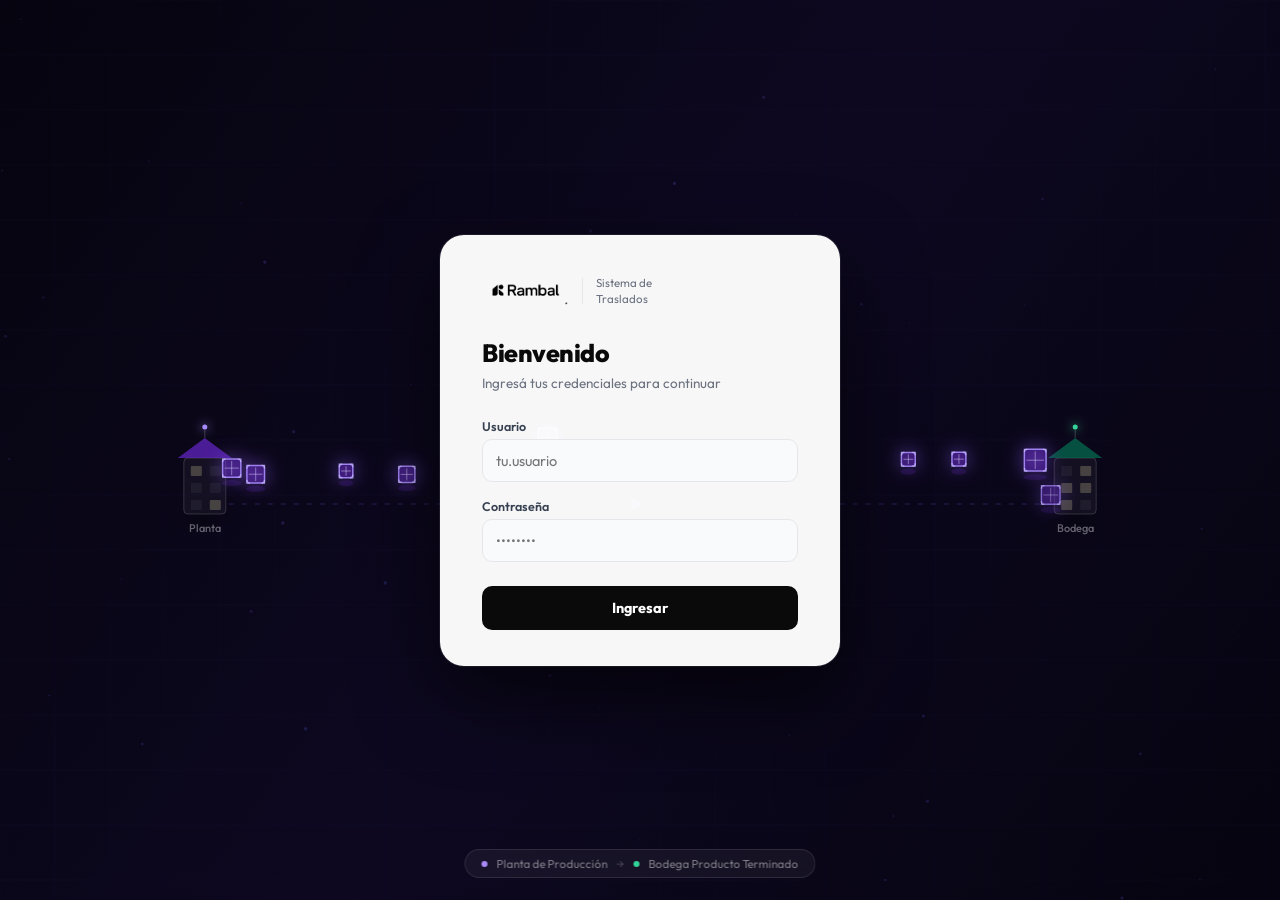
<file: trazabilidad.html>
<!DOCTYPE html>
<html lang="es">
<head>
<meta charset="UTF-8">
<meta name="viewport" content="width=device-width, initial-scale=1.0">
<title>Rambal – Trazabilidad</title>
<link rel="stylesheet" href="rambal.css">
</head>
<body>
<div id="sidebar"></div>
<div class="sidebar-overlay" id="sb-overlay" onclick="closeSidebar()"></div>

<div class="main">
  <div class="topbar">
    <div style="display:flex;align-items:center;gap:12px;">
      <button class="hamburger" onclick="toggleSidebar()">☰</button>
      <div class="topbar-left"><h1>Trazabilidad</h1><div class="topbar-sub">Historial completo de eventos</div></div>
    </div>
  </div>

  <div class="content">
    <!-- Filtros -->
    <div class="card card-pad" style="margin-bottom:16px;">
      <div class="toolbar" style="margin:0;">
        <input type="text" class="search-input" id="search" placeholder="🔍 Buscar por traslado, usuario..." oninput="filtrar()">
        <select class="filter-select" id="f-evento" onchange="filtrar()">
          <option value="">Todos los eventos</option>
          <option value="creado">Creado</option>
          <option value="salida_confirmada">Salida Confirmada</option>
          <option value="recibido">Recibido</option>
          <option value="recibido_con_diferencias">Recibido c/Diferencias</option>
          <option value="registrado_ofimatica">Registrado Ofimática</option>
          <option value="anulado">Anulado</option>
        </select>
        <input type="date" class="filter-select" id="f-desde" onchange="filtrar()">
        <input type="date" class="filter-select" id="f-hasta" onchange="filtrar()">
      </div>
    </div>

    <div class="table-wrap">
      <div class="table-header">
        <span class="table-title">Eventos de Trazabilidad</span>
        <span class="text-sm text-muted" id="trz-count"></span>
      </div>
      <div style="overflow-x:auto;">
        <table>
          <thead><tr>
            <th>Fecha / Hora</th><th>Traslado</th><th>Evento</th>
            <th>Usuario</th><th>Productos</th><th></th>
          </tr></thead>
          <tbody id="tbody-trz">
            <tr><td colspan="6" class="table-empty">Cargando...</td></tr>
          </tbody>
        </table>
      </div>
      <div class="table-footer" id="trz-footer"></div>
    </div>
  </div>
</div>

<script src="rambal.js"></script>
<script>
const user = requireAuth();
renderSidebar('trazabilidad');
function toggleSidebar() {
  document.getElementById('sidebar').classList.toggle('open');
  document.getElementById('sb-overlay').classList.toggle('open');
}
function closeSidebar() {
  document.getElementById('sidebar').classList.remove('open');
  document.getElementById('sb-overlay').classList.remove('open');
}

let allTrz = [];
let allDetalles = [];
let allTraslados = [];
let allUsuarios = [];
let allTItems = [];
let filtrados = [];

const EVENTO_LABELS = {
  creado: { label: '📝 Creado', color: '#6B7280', bg: '#F3F4F6' },
  salida_confirmada: { label: '🚚 Salida', color: '#D97706', bg: '#FEF3C7' },
  recibido: { label: '✅ Recibido', color: '#059669', bg: '#D1FAE5' },
  recibido_con_diferencias: { label: '⚠️ Con Diferencias', color: '#DC2626', bg: '#FEE2E2' },
  registrado_ofimatica: { label: '🗂️ Ofimática', color: '#2563EB', bg: '#DBEAFE' },
  anulado: { label: '🚫 Anulado', color: '#9CA3AF', bg: '#F9FAFB' },
};

async function load() {
  try {
    const [trz, det, tsl, usr, tItems] = await Promise.all([
      supaGet('trazabilidad','select=*&order=fecha_hora.desc&limit=500'),
      supaGet('trazabilidad_detalles','select=*,productos(nombre,unidad)'),
      supaGet('traslado_items','select=traslado_id,producto_id,lote'),
      supaGet('traslados','select=id,codigo'),
      supaGet('usuarios','select=id,nombre')
    ]);
    allTrz       = trz || [];
    allDetalles  = det || [];
    allTraslados = tsl || [];
    allUsuarios  = usr || [];
    allTItems    = tItems || [];
    filtrar();
  } catch(e) { toast('Error cargando','err'); }
}

function getTraslado(id) { return allTraslados.find(t=>t.id===id); }
function getUsuario(id)  { return allUsuarios.find(u=>u.id===id)?.nombre||'—'; }

function filtrar() {
  const q      = document.getElementById('search').value.toLowerCase();
  const evento = document.getElementById('f-evento').value;
  const desde  = document.getElementById('f-desde').value;
  const hasta  = document.getElementById('f-hasta').value;

  filtrados = allTrz.filter(t => {
    const trsl = getTraslado(t.traslado_id);
    const matchQ = !q || trsl?.codigo?.toLowerCase().includes(q) ||
                   getUsuario(t.usuario_id).toLowerCase().includes(q);
    const matchE = !evento || t.evento === evento;
    const fHora  = t.fecha_hora?.split('T')[0]||'';
    const matchD = !desde || fHora >= desde;
    const matchH = !hasta || fHora <= hasta;
    return matchQ && matchE && matchD && matchH;
  });

  renderTabla();
}

function renderTabla() {
  const tbody = document.getElementById('tbody-trz');
  document.getElementById('trz-count').textContent=`${filtrados.length} evento(s)`;
  document.getElementById('trz-footer').textContent=`Mostrando ${filtrados.length} de ${allTrz.length} eventos`;

  if (!filtrados.length) { tbody.innerHTML=`<tr><td colspan="6" class="table-empty">Sin eventos</td></tr>`; return; }

  tbody.innerHTML = filtrados.map(trz => {
    const ev   = EVENTO_LABELS[trz.evento]||{label:trz.evento,color:'#6B7280',bg:'#F3F4F6'};
    const trsl = getTraslado(trz.traslado_id);
    const dets = allDetalles.filter(d=>d.trazabilidad_id===trz.id);
    const prodsHtml = dets.length
      ? dets.map(d=>`<div style="font-size:12px;color:var(--gray-600);">${d.productos?.nombre||'—'} · ${fmtNum(d.cantidad)} ${d.productos?.unidad||''} ${d.observacion?'<span style="color:var(--gray-400);">— '+d.observacion+'</span>':''}</div>`).join('')
      : '<span class="text-muted text-sm">—</span>';

    return `<tr>
      <td class="text-sm" style="white-space:nowrap;">${fmtDateTime(trz.fecha_hora)}</td>
      <td>
        ${trsl ? `<a href="ver-traslado.html?id=${trsl.id}" class="cod" style="text-decoration:none;">${trsl.codigo}</a>` : '<span class="text-muted">—</span>'}
      </td>
      <td><span class="badge" style="background:${ev.bg};color:${ev.color}">${ev.label}</span></td>
      <td class="text-sm">${getUsuario(trz.usuario_id)}</td>
      <td>${prodsHtml}</td>
      <td>${trsl?`<a href="ver-traslado.html?id=${trsl.id}" class="btn btn-xs btn-outline-purple">Ver</a>`:''}</td>
    </tr>`;
  }).join('');
}

load();
</script>
</body>
</html>
</file>
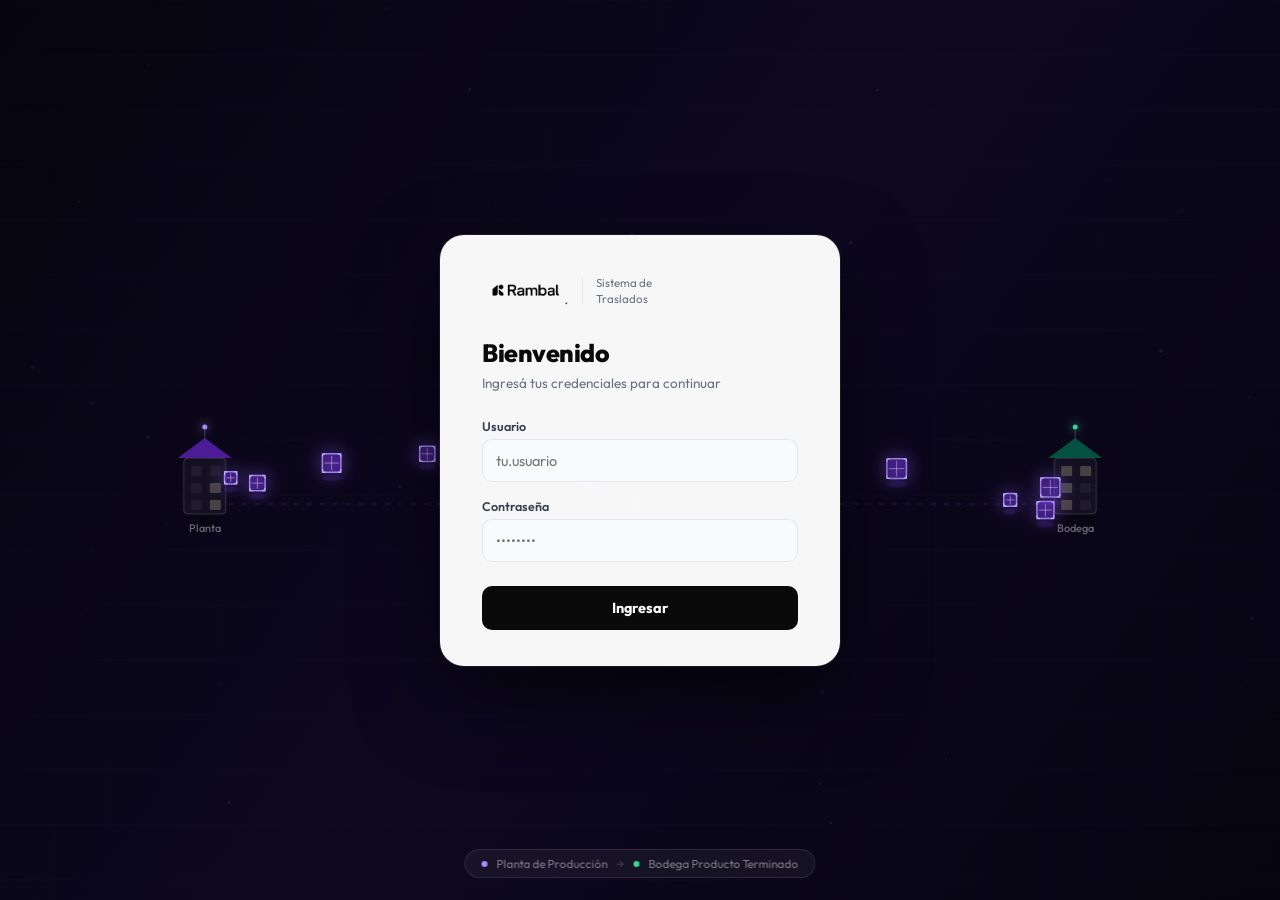
<file: usuarios.html>
<!DOCTYPE html>
<html lang="es">
<head>
<meta charset="UTF-8">
<meta name="viewport" content="width=device-width, initial-scale=1.0">
<title>Rambal – Usuarios</title>
<link rel="stylesheet" href="rambal.css">
</head>
<body>
<div id="sidebar"></div>
<div class="sidebar-overlay" id="sb-overlay" onclick="closeSidebar()"></div>

<div class="main">
  <div class="topbar">
    <div style="display:flex;align-items:center;gap:12px;">
      <button class="hamburger" onclick="toggleSidebar()">☰</button>
      <div class="topbar-left"><h1>Usuarios</h1><div class="topbar-sub">Gestión de accesos</div></div>
    </div>
    <div class="topbar-actions">
      <button class="btn btn-primary" onclick="openModal('modal-usuario')">+ Nuevo Usuario</button>
    </div>
  </div>

  <div class="content">
    <div style="display:grid;grid-template-columns:1fr 360px;gap:20px;align-items:start;">

      <div class="table-wrap">
        <div class="table-header"><span class="table-title">Usuarios del sistema</span></div>
        <table>
          <thead><tr><th>Nombre</th><th>Usuario</th><th>Rol</th><th>Estado</th><th>Creado</th><th>Acciones</th></tr></thead>
          <tbody id="tbody-users">
            <tr><td colspan="6" class="table-empty">Cargando...</td></tr>
          </tbody>
        </table>
      </div>

      <div class="card card-pad">
        <div class="section-title" style="margin-bottom:16px;">Roles del sistema</div>
        ${Object.entries(ROLES_DESC||{}).map(([rol,desc])=>`
          <div style="margin-bottom:14px;">
            <div style="font-weight:700;font-size:13px;color:var(--black);margin-bottom:3px;">${ROLES[rol]||rol}</div>
            <div style="font-size:12px;color:var(--gray-500);">${desc}</div>
          </div>
        `).join('')||''}
      </div>

    </div>
  </div>
</div>

<!-- Modal nuevo usuario -->
<div class="modal-overlay" id="modal-usuario">
  <div class="modal">
    <div class="modal-header">
      <div><div class="modal-title">Nuevo Usuario</div></div>
      <button class="modal-close" onclick="closeModal('modal-usuario')">✕</button>
    </div>
    <div class="modal-body">
      <div id="user-error" class="form-error-msg" style="display:none;"></div>
      <div class="form-grid">
        <div class="form-group form-full">
          <label class="form-label">Nombre completo <span class="required">*</span></label>
          <input type="text" class="form-input" id="u-nombre" placeholder="Ej: Juan Pérez">
        </div>
        <div class="form-group">
          <label class="form-label">Usuario <span class="required">*</span></label>
          <input type="text" class="form-input" id="u-username" placeholder="Ej: jperez">
        </div>
        <div class="form-group">
          <label class="form-label">Contraseña <span class="required">*</span></label>
          <input type="password" class="form-input" id="u-password" placeholder="••••••••">
        </div>
        <div class="form-group form-full">
          <label class="form-label">Rol <span class="required">*</span></label>
          <select class="form-select" id="u-rol">
            <option value="operario_planta">Operario Planta</option>
            <option value="bodeguero">Bodeguero</option>
            <option value="asistente_operaciones">Asistente Operaciones</option>
            <option value="admin">Administrador</option>
          </select>
        </div>
      </div>
    </div>
    <div class="modal-footer">
      <button class="btn btn-secondary" onclick="closeModal('modal-usuario')">Cancelar</button>
      <button class="btn btn-primary" onclick="crearUsuario()">Crear Usuario</button>
    </div>
  </div>
</div>

<!-- Modal cambiar contraseña -->
<div class="modal-overlay" id="modal-pass">
  <div class="modal" style="max-width:400px;">
    <div class="modal-header">
      <div><div class="modal-title">Cambiar Contraseña</div></div>
      <button class="modal-close" onclick="closeModal('modal-pass')">✕</button>
    </div>
    <div class="modal-body">
      <input type="hidden" id="pass-uid">
      <div class="form-group">
        <label class="form-label">Nueva contraseña</label>
        <input type="password" class="form-input" id="pass-nueva" placeholder="••••••••">
      </div>
    </div>
    <div class="modal-footer">
      <button class="btn btn-secondary" onclick="closeModal('modal-pass')">Cancelar</button>
      <button class="btn btn-primary" onclick="cambiarPass()">Guardar</button>
    </div>
  </div>
</div>

<script src="rambal.js"></script>
<script>
const ROLES_DESC = {
  admin: 'Acceso total: gestión de usuarios, productos, traslados y reportes.',
  operario_planta: 'Crea traslados y confirma la salida de productos desde planta.',
  bodeguero: 'Recibe la mercancía y registra las cantidades recibidas con diferencias.',
  asistente_operaciones: 'Registra el consecutivo de Ofimática tras la recepción.'
};

const user = requireAuth();
if (user.rol !== 'admin') window.location.href = 'dashboard.html';
renderSidebar('usuarios');

function toggleSidebar() {
  document.getElementById('sidebar').classList.toggle('open');
  document.getElementById('sb-overlay').classList.toggle('open');
}
function closeSidebar() {
  document.getElementById('sidebar').classList.remove('open');
  document.getElementById('sb-overlay').classList.remove('open');
}

// Rerender roles desc
document.querySelector('.card.card-pad .section-title').nextElementSibling?.remove();
const card = document.querySelector('.card.card-pad');
Object.entries(ROLES_DESC).forEach(([rol,desc])=>{
  const div=document.createElement('div');
  div.style.cssText='margin-bottom:14px;';
  div.innerHTML=`<div style="font-weight:700;font-size:13px;color:var(--black);margin-bottom:3px;">${ROLES[rol]||rol}</div><div style="font-size:12px;color:var(--gray-500);">${desc}</div>`;
  card.appendChild(div);
});

let allUsers = [];

async function load() {
  try {
    allUsers = await supaGet('usuarios','select=*&order=creado_en.desc') || [];
    renderTabla();
  } catch(e) { toast('Error','err'); }
}

function renderTabla() {
  const tbody = document.getElementById('tbody-users');
  if (!allUsers.length) { tbody.innerHTML=`<tr><td colspan="6" class="table-empty">Sin usuarios</td></tr>`; return; }
  tbody.innerHTML = allUsers.map(u=>`
    <tr>
      <td><strong>${u.nombre}</strong></td>
      <td class="cod" style="font-size:13px;">${u.username}</td>
      <td><span class="badge" style="background:var(--purple-pale);color:var(--purple)">${ROLES[u.rol]||u.rol}</span></td>
      <td><span class="badge" style="background:${u.activo?'var(--green-bg)':'var(--gray-100)'};color:${u.activo?'var(--green)':'var(--gray-500)'}">${u.activo?'Activo':'Inactivo'}</span></td>
      <td class="text-sm text-muted">${fmtFecha(u.creado_en)}</td>
      <td style="display:flex;gap:6px;">
        <button class="btn btn-xs btn-outline-purple" onclick="abrirPass('${u.id}')">Contraseña</button>
        ${u.id!==user.id?`<button class="btn btn-xs ${u.activo?'btn-danger':'btn-secondary'}" onclick="toggleUser('${u.id}',${u.activo})">${u.activo?'Desactivar':'Activar'}</button>`:'<span class="text-sm text-muted">Tú</span>'}
      </td>
    </tr>
  `).join('');
}

async function crearUsuario() {
  const errDiv = document.getElementById('user-error');
  const nombre   = document.getElementById('u-nombre').value.trim();
  const username = document.getElementById('u-username').value.trim();
  const password = document.getElementById('u-password').value;
  const rol      = document.getElementById('u-rol').value;

  if (!nombre||!username||!password) { errDiv.style.display='block'; errDiv.textContent='Todos los campos son obligatorios.'; return; }
  errDiv.style.display='none';
  try {
    const hash = await sha256(password);
    await supaPost('usuarios',{ nombre, username, password: hash, rol, activo: true });
    toast('Usuario creado','ok');
    closeModal('modal-usuario');
    ['u-nombre','u-username','u-password'].forEach(id=>document.getElementById(id).value='');
    load();
  } catch(e) { errDiv.style.display='block'; errDiv.textContent='Error: el usuario ya existe o datos inválidos.'; }
}

async function toggleUser(id, activo) {
  try {
    await supaPatch('usuarios',`id=eq.${id}`,{ activo: !activo });
    toast(!activo?'Usuario activado':'Usuario desactivado','ok'); load();
  } catch(e) { toast('Error','err'); }
}

function abrirPass(id) {
  document.getElementById('pass-uid').value=id;
  document.getElementById('pass-nueva').value='';
  openModal('modal-pass');
}

async function cambiarPass() {
  const id = document.getElementById('pass-uid').value;
  const pw = document.getElementById('pass-nueva').value;
  if (!pw||pw.length<4) { toast('La contraseña debe tener al menos 4 caracteres','err'); return; }
  try {
    const hash=await sha256(pw);
    await supaPatch('usuarios',`id=eq.${id}`,{password:hash});
    toast('Contraseña actualizada','ok'); closeModal('modal-pass');
  } catch(e) { toast('Error','err'); }
}

load();
</script>
</body>
</html>
</file>
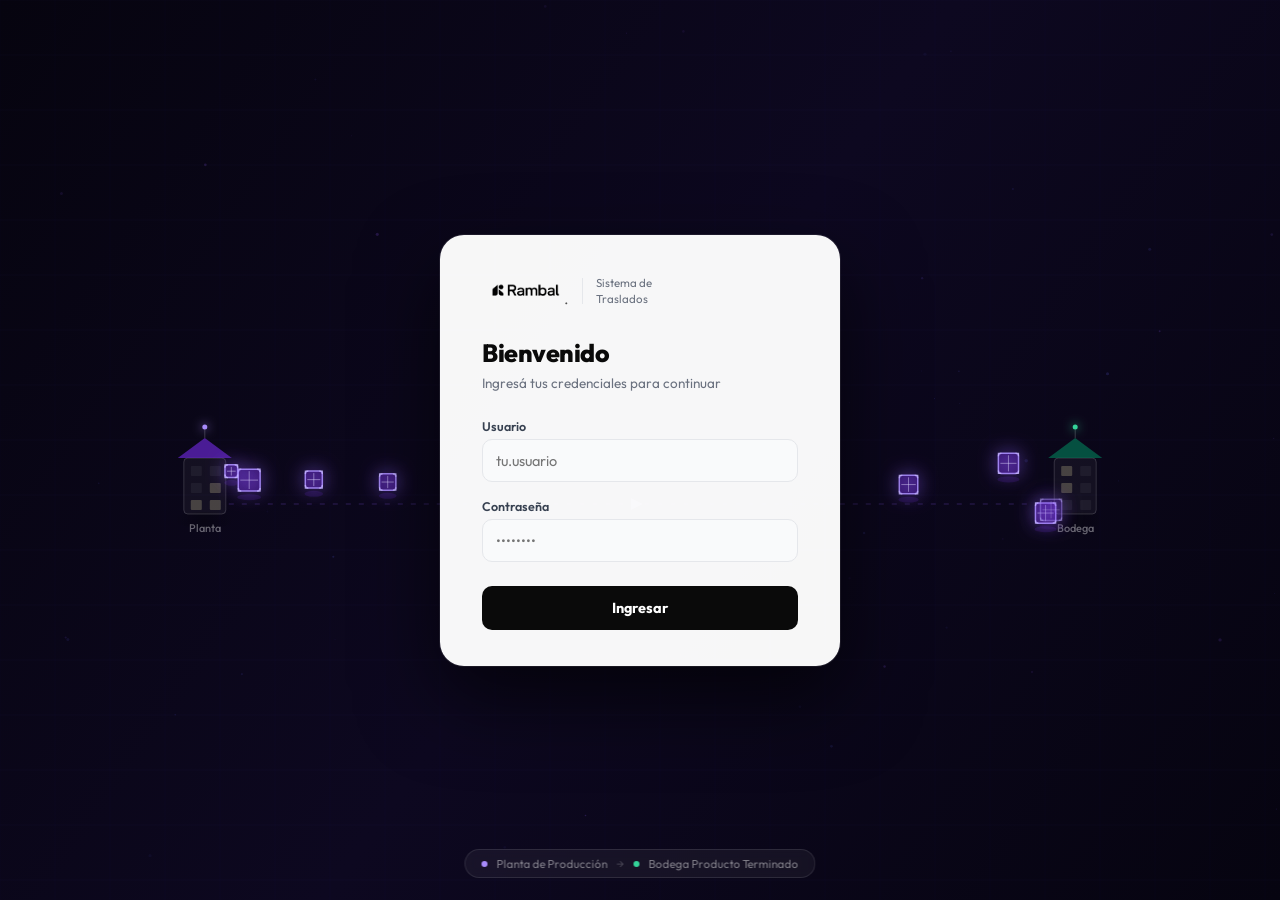
<file: ver-traslado.html>
<!DOCTYPE html>
<html lang="es">
<head>
<meta charset="UTF-8">
<meta name="viewport" content="width=device-width, initial-scale=1.0">
<title>Rambal – Ver Traslado</title>
<link rel="stylesheet" href="rambal.css">
</head>
<body>
<div id="sidebar"></div>
<div class="sidebar-overlay" id="sb-overlay" onclick="closeSidebar()"></div>

<div class="main">
  <div class="topbar">
    <div style="display:flex;align-items:center;gap:12px;">
      <button class="hamburger" onclick="toggleSidebar()">☰</button>
      <div class="topbar-left">
        <h1 id="page-title">Traslado</h1>
        <div class="topbar-sub" id="page-sub"></div>
      </div>
    </div>
    <div class="topbar-actions">
      <button class="btn btn-secondary btn-sm" onclick="window.print()">🖨️ Imprimir</button>
      <a href="traslados.html" class="btn btn-secondary">← Volver</a>
    </div>
  </div>

  <div class="content" id="main-content">
    <div style="text-align:center;padding:3rem;color:var(--gray-400)">Cargando...</div>
  </div>
</div>

<!-- Modal recibir -->
<div class="modal-overlay" id="modal-recibir">
  <div class="modal">
    <div class="modal-header">
      <div><div class="modal-title">📥 Recibir Mercancía</div><div class="modal-sub">Confirmá las cantidades recibidas</div></div>
      <button class="modal-close" onclick="closeModal('modal-recibir')">✕</button>
    </div>
    <div class="modal-body">
      <div id="recibir-items"></div>
    </div>
    <div class="modal-footer">
      <button class="btn btn-secondary" onclick="closeModal('modal-recibir')">Cancelar</button>
      <button class="btn btn-purple" onclick="confirmarRecepcion()">Confirmar Recepción</button>
    </div>
  </div>
</div>

<!-- Modal ofimática -->
<div class="modal-overlay" id="modal-ofimatica">
  <div class="modal">
    <div class="modal-header">
      <div><div class="modal-title">🗂️ Registrar en Ofimática</div><div class="modal-sub">Ingresá el consecutivo asignado por Ofimática</div></div>
      <button class="modal-close" onclick="closeModal('modal-ofimatica')">✕</button>
    </div>
    <div class="modal-body">
      <div id="ofi-items-container"></div>
      <div class="form-group mt-4">
        <label class="form-label">Consecutivo general del traslado (opcional)</label>
        <input type="text" class="form-input" id="ofi-consecutivo-general" placeholder="Ej: OF-2026-1234">
        <div class="form-hint">Usalo si subiste todos los productos juntos. Si los subiste por separado, completá el campo en cada producto arriba.</div>
      </div>
    </div>
    <div class="modal-footer">
      <button class="btn btn-secondary" onclick="closeModal('modal-ofimatica')">Cancelar</button>
      <button class="btn btn-purple" onclick="confirmarOfimatica()">Guardar</button>
    </div>
  </div>
</div>

<script src="rambal.js"></script>
<script>
const user = requireAuth();
renderSidebar('traslados');

function toggleSidebar() {
  document.getElementById('sidebar').classList.toggle('open');
  document.getElementById('sb-overlay').classList.toggle('open');
}
function closeSidebar() {
  document.getElementById('sidebar').classList.remove('open');
  document.getElementById('sb-overlay').classList.remove('open');
}

const params = new URLSearchParams(location.search);
const tid = params.get('id');
if (!tid) window.location.href = 'traslados.html';

let traslado = null;
let items = [];
let usuarios = [];
let trazabilidad = [];
let trazDetalles = [];

async function load() {
  try {
    const [ts, its, us, trz, trzd] = await Promise.all([
      supaGet('traslados', `id=eq.${tid}&select=*`),
      supaGet('traslado_items', `traslado_id=eq.${tid}&select=*,productos(id,codigo,nombre,unidad)`),
      supaGet('usuarios', 'select=id,nombre,rol'),
      supaGet('trazabilidad', `traslado_id=eq.${tid}&select=*&order=fecha_hora.asc`),
      supaGet('trazabilidad_detalles', `select=*,trazabilidad(traslado_id),productos(nombre,unidad)`)
    ]);
    traslado   = ts?.[0];
    items      = its   || [];
    usuarios   = us    || [];
    trazabilidad = trz || [];
    trazDetalles = trzd?.filter(d=>trazabilidad.some(t=>t.id===d.trazabilidad_id)) || [];

    if (!traslado) { window.location.href='traslados.html'; return; }

    document.getElementById('page-title').textContent = traslado.codigo;
    document.getElementById('page-sub').textContent   = `Estado: ${ESTADOS[traslado.estado]?.label || traslado.estado}`;
    render();
  } catch(e) {
    document.getElementById('main-content').innerHTML = `<div style="text-align:center;padding:3rem;color:var(--red)">Error cargando traslado</div>`;
  }
}

function getNombre(id) { return usuarios.find(u=>u.id===id)?.nombre || '—'; }

function render() {
  const e = ESTADOS[traslado.estado] || {};
  const canConfirmarSalida  = traslado.estado==='borrador' && ['admin','operario_planta'].includes(user.rol);
  const canRecibir          = traslado.estado==='en_transito' && ['admin','bodeguero'].includes(user.rol);
  const canOfimatica        = (traslado.estado==='recibido'||traslado.estado==='recibido_con_diferencias') &&
                               ['admin','asistente_operaciones'].includes(user.rol) && !traslado.consecutivo_ofimatica &&
                               !items.every(i=>i.consecutivo_ofimatica);
  const canAnular           = ['borrador','en_transito'].includes(traslado.estado) && user.rol==='admin';

  document.getElementById('main-content').innerHTML = `
    <div style="display:grid;grid-template-columns:1fr 340px;gap:20px;align-items:start;">

      <!-- LEFT -->
      <div>
        <!-- Encabezado -->
        <div class="card" style="margin-bottom:16px;">
          <div class="card-header">
            <div style="display:flex;align-items:center;gap:12px;">
              <span class="cod" style="font-size:18px;">${traslado.codigo}</span>
              ${badgeEstado(traslado.estado)}
            </div>
            <div style="display:flex;gap:8px;">
              ${canConfirmarSalida ? `<button class="btn btn-purple btn-sm" onclick="confirmarSalida()">🚚 Confirmar Salida</button>` : ''}
              ${canRecibir         ? `<button class="btn btn-sm" style="background:var(--green);color:white;" onclick="abrirRecibir()">📥 Recibir</button>` : ''}
              ${canOfimatica       ? `<button class="btn btn-sm" style="background:var(--blue);color:white;" onclick="abrirOfimatica()">🗂️ Registrar Ofimática</button>` : ''}
              ${canAnular          ? `<button class="btn btn-danger btn-sm" onclick="anular()">🚫 Anular</button>` : ''}
            </div>
          </div>
          <div class="card-body">
            <div class="detail-grid">
              <div class="detail-row"><span class="detail-key">Fecha</span><span class="detail-val">${fmtFecha(traslado.fecha)}</span></div>
              <div class="detail-row"><span class="detail-key">Creado por</span><span class="detail-val">${getNombre(traslado.creado_por)}</span></div>
              <div class="detail-row"><span class="detail-key">Fecha creación</span><span class="detail-val">${fmtDateTime(traslado.fecha_creacion)}</span></div>
              ${traslado.confirmado_salida_por ? `<div class="detail-row"><span class="detail-key">Salida confirmada por</span><span class="detail-val">${getNombre(traslado.confirmado_salida_por)}</span></div>` : ''}
              ${traslado.fecha_salida ? `<div class="detail-row"><span class="detail-key">Fecha salida</span><span class="detail-val">${fmtDateTime(traslado.fecha_salida)}</span></div>` : ''}
              ${traslado.recibido_por ? `<div class="detail-row"><span class="detail-key">Recibido por</span><span class="detail-val">${getNombre(traslado.recibido_por)}</span></div>` : ''}
              ${traslado.fecha_recepcion ? `<div class="detail-row"><span class="detail-key">Fecha recepción</span><span class="detail-val">${fmtDateTime(traslado.fecha_recepcion)}</span></div>` : ''}
              ${traslado.registrado_ofimatica_por ? `<div class="detail-row"><span class="detail-key">Reg. Ofimática por</span><span class="detail-val">${getNombre(traslado.registrado_ofimatica_por)}</span></div>` : ''}
              ${traslado.consecutivo_ofimatica ? `<div class="detail-row"><span class="detail-key">Consec. Ofimática</span><span class="detail-val" style="color:var(--green);font-weight:700;">${traslado.consecutivo_ofimatica}</span></div>` : ''}
              ${traslado.observaciones ? `<div class="detail-row"><span class="detail-key">Observaciones</span><span class="detail-val">${traslado.observaciones}</span></div>` : ''}
            </div>
          </div>
        </div>

        <!-- Items -->
        <div class="table-wrap" style="margin-bottom:16px;">
          <div class="table-header"><span class="table-title">Productos del Traslado</span></div>
          <table>
            <thead><tr>
              <th>Código</th><th>Producto</th><th>Lote</th><th>Enviado</th><th>Recibido</th><th>Diferencia</th><th>Consec. Ofimática</th><th>Obs. Diferencia</th>
            </tr></thead>
            <tbody>
              ${items.map(i => {
                const recibido = i.cantidad_recibida !== null && i.cantidad_recibida !== undefined;
                const diff = recibido ? Number(i.diferencia) : null;
                const diffColor = diff === null ? 'var(--gray-400)' : diff < 0 ? 'var(--red)' : diff > 0 ? 'var(--yellow)' : 'var(--green)';
                const diffTxt  = diff === null ? '—' : (diff > 0 ? '+' : '') + fmtNum(diff);
                return `<tr>
                  <td class="text-sm text-muted">${i.productos?.codigo||'—'}</td>
                  <td><strong>${i.productos?.nombre||'—'}</strong></td>
                  <td><span style="font-family:monospace;font-size:12px;color:var(--purple);font-weight:600;">${i.lote||'<span class=\'text-muted\'>—</span>'}</span></td>
                  <td>${fmtNum(i.cantidad_enviada)} ${i.productos?.unidad||''}</td>
                  <td>${i.cantidad_recibida !== null ? fmtNum(i.cantidad_recibida)+' '+i.productos?.unidad : '<span class="text-muted">—</span>'}</td>
                  <td style="color:${diffColor};font-weight:700;">${diffTxt}</td>
                  <td>${i.consecutivo_ofimatica ? `<span style="color:var(--green);font-weight:700;">${i.consecutivo_ofimatica}</span>` : '<span class="text-muted">—</span>'}</td>
                  <td class="text-sm text-muted">${i.observacion_diferencia||'—'}</td>
                </tr>`;
              }).join('')}
            </tbody>
          </table>
        </div>
      </div>

      <!-- RIGHT: Trazabilidad -->
      <div class="card">
        <div class="card-header"><span class="card-title">🔍 Trazabilidad</span></div>
        <div class="card-body" style="padding:0;">
          ${trazabilidad.length === 0
            ? `<div class="table-empty">Sin eventos registrados</div>`
            : trazabilidad.map(trz => {
                const detalles = trazDetalles.filter(d=>d.trazabilidad_id===trz.id);
                const eventoLabels = {
                  creado: '📝 Traslado Creado', salida_confirmada: '🚚 Salida Confirmada',
                  recibido: '✅ Recibido', recibido_con_diferencias: '⚠️ Recibido c/Diferencias',
                  registrado_ofimatica: '🗂️ Registrado Ofimática', anulado: '🚫 Anulado'
                };
                return `
                  <div style="padding:14px 18px;border-bottom:1px solid var(--gray-100);">
                    <div style="display:flex;justify-content:space-between;align-items:flex-start;margin-bottom:6px;">
                      <span style="font-weight:700;font-size:13px;">${eventoLabels[trz.evento]||trz.evento}</span>
                      <span class="text-sm text-muted">${fmtDateTime(trz.fecha_hora)}</span>
                    </div>
                    <div class="text-sm text-muted" style="margin-bottom:6px;">${getNombre(trz.usuario_id)}</div>
                    ${detalles.length ? `
                      <table style="width:100%;font-size:12px;border-collapse:collapse;">
                        <thead><tr>
                          <th style="text-align:left;color:var(--gray-400);padding:3px 6px;border-bottom:1px solid var(--gray-100);">Producto</th>
                          <th style="text-align:right;color:var(--gray-400);padding:3px 6px;border-bottom:1px solid var(--gray-100);">Cant.</th>
                          <th style="text-align:left;color:var(--gray-400);padding:3px 6px;border-bottom:1px solid var(--gray-100);">Obs.</th>
                        </tr></thead>
                        <tbody>
                          ${detalles.map(d=>`
                            <tr>
                              <td style="padding:3px 6px;">${d.productos?.nombre||'—'}</td>
                              <td style="padding:3px 6px;text-align:right;">${fmtNum(d.cantidad)} ${d.productos?.unidad||''}</td>
                              <td style="padding:3px 6px;color:var(--gray-400);">${d.observacion||'—'}</td>
                            </tr>
                          `).join('')}
                        </tbody>
                      </table>
                    ` : ''}
                  </div>
                `;
              }).join('')
          }
        </div>
      </div>

    </div>
  `;
}

async function confirmarSalida() {
  if (!confirm('¿Confirmar salida de planta?')) return;
  try {
    await supaPatch('traslados', `id=eq.${tid}`, {
      estado: 'en_transito',
      confirmado_salida_por: user.id,
      fecha_salida: new Date().toISOString()
    });
    const trz = await supaPost('trazabilidad', {
      traslado_id: tid, evento: 'salida_confirmada',
      usuario_id: user.id, fecha_hora: new Date().toISOString()
    });
    if (trz?.[0]) {
      await supaPost('trazabilidad_detalles', items.map(i=>({
        trazabilidad_id: trz[0].id, producto_id: i.producto_id,
        cantidad: i.cantidad_enviada, observacion: 'Salida confirmada'
      })));
    }
    toast('Salida confirmada', 'ok'); load();
  } catch(e) { toast('Error: '+e.message,'err'); }
}

function abrirRecibir() {
  const cont = document.getElementById('recibir-items');
  cont.innerHTML = items.map(i=>`
    <div style="display:flex;gap:10px;align-items:flex-end;margin-bottom:14px;padding-bottom:14px;border-bottom:1px solid var(--gray-100);">
      <div style="flex:2;">
        <div style="font-weight:700;font-size:14px;margin-bottom:4px;">${i.productos?.nombre||'—'}</div>
        <div class="text-sm text-muted">Enviado: ${fmtNum(i.cantidad_enviada)} ${i.productos?.unidad||''}</div>
      </div>
      <div class="form-group" style="flex:1;">
        <label class="form-label">Recibido</label>
        <input type="number" class="form-input" id="recv-${i.id}" value="${i.cantidad_enviada}" min="0" step="0.01">
      </div>
      <div class="form-group" style="flex:1.5;">
        <label class="form-label">Obs. diferencia</label>
        <input type="text" class="form-input" id="obs-${i.id}" placeholder="Opcional">
      </div>
    </div>
  `).join('');
  openModal('modal-recibir');
}

async function confirmarRecepcion() {
  try {
    let hayDif = false;
    for (const i of items) {
      const recv = parseFloat(document.getElementById(`recv-${i.id}`).value);
      const obs  = document.getElementById(`obs-${i.id}`).value;
      if (recv !== i.cantidad_enviada) hayDif = true;
      await supaPatch('traslado_items', `id=eq.${i.id}`, {
        cantidad_recibida: recv,
        observacion_diferencia: obs || null
      });
    }

    const nuevoEstado = hayDif ? 'recibido_con_diferencias' : 'recibido';
    await supaPatch('traslados', `id=eq.${tid}`, {
      estado: nuevoEstado, recibido_por: user.id,
      fecha_recepcion: new Date().toISOString()
    });

    const evento = hayDif ? 'recibido_con_diferencias' : 'recibido';
    const trz = await supaPost('trazabilidad', {
      traslado_id: tid, evento,
      usuario_id: user.id, fecha_hora: new Date().toISOString()
    });
    if (trz?.[0]) {
      const detalles = items.map(i => {
        const recv = parseFloat(document.getElementById(`recv-${i.id}`)?.value);
        const obs  = document.getElementById(`obs-${i.id}`)?.value;
        return {
          trazabilidad_id: trz[0].id, producto_id: i.producto_id||i.productos?.id,
          cantidad: recv,
          observacion: obs || (recv !== i.cantidad_enviada ? `Diferencia: ${recv - i.cantidad_enviada}` : 'Sin diferencia')
        };
      });
      await supaPost('trazabilidad_detalles', detalles);
    }

    closeModal('modal-recibir');
    toast(hayDif ? 'Recibido con diferencias' : 'Recibido correctamente', 'ok');
    load();
  } catch(e) { toast('Error: '+e.message,'err'); }
}

function abrirOfimatica() {
  const cont = document.getElementById('ofi-items-container');
  cont.innerHTML = items.map(i=>`
    <div style="display:flex;gap:10px;align-items:flex-end;margin-bottom:12px;">
      <div style="flex:2;">
        <div style="font-weight:700;font-size:14px;">${i.productos?.nombre||'—'}</div>
        <div class="text-sm text-muted">Recibido: ${fmtNum(i.cantidad_recibida||i.cantidad_enviada)} ${i.productos?.unidad||''}</div>
      </div>
      <div class="form-group" style="flex:1.5;">
        <label class="form-label">Consec. por ítem</label>
        <input type="text" class="form-input" id="ofi-item-${i.id}" value="${i.consecutivo_ofimatica||''}" placeholder="Ej: OF-1234">
      </div>
    </div>
  `).join('');
  document.getElementById('ofi-consecutivo-general').value = traslado.consecutivo_ofimatica || '';
  openModal('modal-ofimatica');
}

async function confirmarOfimatica() {
  try {
    const general = document.getElementById('ofi-consecutivo-general').value.trim();

    for (const i of items) {
      const consec = document.getElementById(`ofi-item-${i.id}`)?.value.trim();
      if (consec) await supaPatch('traslado_items', `id=eq.${i.id}`, { consecutivo_ofimatica: consec });
    }

    await supaPatch('traslados', `id=eq.${tid}`, {
      consecutivo_ofimatica: general || null,
      registrado_ofimatica_por: user.id,
      fecha_registro_ofimatica: new Date().toISOString()
    });

    const trz = await supaPost('trazabilidad', {
      traslado_id: tid, evento: 'registrado_ofimatica',
      usuario_id: user.id, fecha_hora: new Date().toISOString()
    });
    if (trz?.[0]) {
      await supaPost('trazabilidad_detalles', items.map(i=>{
        const consec = document.getElementById(`ofi-item-${i.id}`)?.value.trim();
        return {
          trazabilidad_id: trz[0].id, producto_id: i.producto_id||i.productos?.id,
          cantidad: i.cantidad_recibida||i.cantidad_enviada,
          observacion: consec ? `Consec: ${consec}` : general ? `Consec. general: ${general}` : 'Registrado'
        };
      }));
    }

    closeModal('modal-ofimatica');
    toast('Registrado en Ofimática', 'ok');
    load();
  } catch(e) { toast('Error: '+e.message,'err'); }
}

async function anular() {
  if (!confirm('¿Seguro que querés anular este traslado? Esta acción no se puede deshacer.')) return;
  try {
    await supaPatch('traslados', `id=eq.${tid}`, { estado: 'anulado' });
    const trz = await supaPost('trazabilidad', {
      traslado_id: tid, evento: 'anulado',
      usuario_id: user.id, fecha_hora: new Date().toISOString()
    });
    toast('Traslado anulado', 'ok');
    load();
  } catch(e) { toast('Error: '+e.message,'err'); }
}

load();
</script>
</body>
</html>
</file>
<file: rambal.css>
/* ============================================================
   RAMBAL - Estilos globales
   ============================================================ */
@import url('https://fonts.googleapis.com/css2?family=Outfit:wght@300;400;500;600;700;800;900&display=swap');

:root {
  --purple:       #6B21A8;
  --purple-mid:   #7C3AED;
  --purple-light: #A855F7;
  --purple-pale:  #F3E8FF;
  --purple-faint: #FAF5FF;
  --black:        #0A0A0A;
  --gray-900:     #111827;
  --gray-800:     #1F2937;
  --gray-700:     #374151;
  --gray-600:     #4B5563;
  --gray-500:     #6B7280;
  --gray-400:     #9CA3AF;
  --gray-300:     #D1D5DB;
  --gray-200:     #E5E7EB;
  --gray-100:     #F3F4F6;
  --gray-50:      #F9FAFB;
  --white:        #FFFFFF;
  --green:        #059669;
  --green-bg:     #D1FAE5;
  --yellow:       #D97706;
  --yellow-bg:    #FEF3C7;
  --red:          #DC2626;
  --red-bg:       #FEE2E2;
  --blue:         #2563EB;
  --blue-bg:      #DBEAFE;
  --sidebar-w:    256px;
}

* { box-sizing: border-box; margin: 0; padding: 0; }

body {
  font-family: 'Outfit', sans-serif;
  background: var(--gray-50);
  color: var(--gray-900);
  display: flex;
  min-height: 100vh;
  font-size: 15px;
}

/* ── SIDEBAR ─────────────────────────────────────────────── */
#sidebar {
  width: var(--sidebar-w);
  background: var(--black);
  min-height: 100vh;
  position: fixed; top: 0; left: 0;
  display: flex; flex-direction: column;
  z-index: 100;
  transition: transform .3s;
}

.sidebar-logo {
  display: flex; align-items: center; gap: 12px;
  padding: 24px 20px;
  border-bottom: 1px solid rgba(255,255,255,.08);
}

.logo-icon-sb {
  width: 38px; height: 38px;
  background: var(--purple);
  border-radius: 9px;
  display: flex; align-items: center; justify-content: center;
  flex-shrink: 0;
}
.logo-icon-sb svg { width: 20px; height: 20px; color: white; }
.sb-name { color: white; font-weight: 800; font-size: 18px; letter-spacing: -0.3px; }
.sb-sub  { color: rgba(255,255,255,.4); font-size: 11px; }

.sidebar-nav { padding: 16px 12px; flex: 1; display: flex; flex-direction: column; gap: 2px; }

.nav-link {
  display: flex; align-items: center; gap: 10px;
  padding: 10px 12px; border-radius: 9px;
  color: rgba(255,255,255,.55); text-decoration: none;
  font-size: 14px; font-weight: 500;
  transition: .15s;
}
.nav-link:hover { background: rgba(255,255,255,.07); color: white; }
.nav-link.active { background: var(--purple); color: white; font-weight: 700; }
.nav-icon { font-size: 15px; width: 20px; text-align: center; flex-shrink: 0; }

.sidebar-footer {
  padding: 16px 16px 20px;
  border-top: 1px solid rgba(255,255,255,.08);
}
.sf-route {
  display: flex; align-items: center; gap: 6px;
  font-size: 11px; color: rgba(255,255,255,.35);
  margin-bottom: 14px;
}
.sf-dot { width: 7px; height: 7px; border-radius: 50%; flex-shrink: 0; }
.sf-dot.yellow { background: #F59E0B; }
.sf-dot.green  { background: #10B981; }
.sf-arrow { color: rgba(255,255,255,.2); font-size: 12px; }

.sf-user { display: flex; align-items: center; gap: 10px; margin-bottom: 12px; }
.sf-avatar {
  width: 34px; height: 34px; border-radius: 50%;
  background: var(--purple); color: white;
  font-weight: 800; font-size: 14px;
  display: flex; align-items: center; justify-content: center;
  flex-shrink: 0;
}
.sf-uname { color: white; font-size: 13px; font-weight: 600; }
.sf-urol  { color: rgba(255,255,255,.4); font-size: 11px; }
.sf-logout {
  width: 100%; padding: 8px; border-radius: 8px;
  background: rgba(255,255,255,.06); border: 1px solid rgba(255,255,255,.1);
  color: rgba(255,255,255,.5); font-family: 'Outfit', sans-serif;
  font-size: 13px; cursor: pointer; transition: .15s;
}
.sf-logout:hover { background: rgba(220,38,38,.2); color: #FCA5A5; border-color: rgba(220,38,38,.3); }

/* ── MAIN ────────────────────────────────────────────────── */
.main {
  margin-left: var(--sidebar-w);
  flex: 1; display: flex; flex-direction: column;
  min-height: 100vh;
}

.topbar {
  background: white; border-bottom: 1px solid var(--gray-200);
  padding: 18px 28px;
  display: flex; align-items: center; justify-content: space-between;
  position: sticky; top: 0; z-index: 50;
}
.topbar-left h1 { font-size: 20px; font-weight: 800; color: var(--black); letter-spacing: -0.3px; }
.topbar-left .topbar-sub { font-size: 12px; color: var(--gray-400); margin-top: 1px; }
.topbar-actions { display: flex; gap: 10px; align-items: center; }

.content { padding: 24px 28px; flex: 1; }

/* ── BOTONES ─────────────────────────────────────────────── */
.btn {
  display: inline-flex; align-items: center; gap: 7px;
  padding: 9px 18px; border-radius: 9px; border: none;
  font-family: 'Outfit', sans-serif; font-size: 14px; font-weight: 600;
  cursor: pointer; text-decoration: none; transition: .15s; white-space: nowrap;
}
.btn-primary { background: var(--black); color: white; }
.btn-primary:hover { background: var(--purple); }
.btn-purple { background: var(--purple); color: white; }
.btn-purple:hover { background: var(--purple-mid); }
.btn-secondary { background: white; color: var(--gray-700); border: 1.5px solid var(--gray-200); }
.btn-secondary:hover { background: var(--gray-50); border-color: var(--gray-300); }
.btn-danger { background: var(--red-bg); color: var(--red); border: 1.5px solid #FECACA; }
.btn-danger:hover { background: #FEE2E2; }
.btn-sm { padding: 6px 13px; font-size: 13px; }
.btn-xs { padding: 4px 10px; font-size: 12px; border-radius: 7px; }
.btn-outline-purple { background: transparent; color: var(--purple); border: 1.5px solid var(--purple); }
.btn-outline-purple:hover { background: var(--purple-faint); }
.btn-icon { padding: 8px; border-radius: 8px; }

/* ── CARDS ───────────────────────────────────────────────── */
.card {
  background: white; border-radius: 14px;
  border: 1px solid var(--gray-200);
  box-shadow: 0 1px 4px rgba(0,0,0,.04);
}
.card-pad { padding: 20px; }
.card-header {
  padding: 16px 20px; border-bottom: 1px solid var(--gray-100);
  display: flex; align-items: center; justify-content: space-between;
}
.card-title { font-size: 15px; font-weight: 700; color: var(--black); }
.card-body { padding: 20px; }

/* ── STAT CARDS ──────────────────────────────────────────── */
.stats-grid { display: grid; grid-template-columns: repeat(5, 1fr); gap: 14px; margin-bottom: 22px; }
.stat-card {
  background: white; border-radius: 14px;
  border: 1px solid var(--gray-200);
  padding: 18px 18px 14px;
  position: relative; overflow: hidden;
  transition: .2s; cursor: default;
}
.stat-card:hover { border-color: var(--purple-light); box-shadow: 0 4px 20px rgba(107,33,168,.1); transform: translateY(-1px); }
.stat-card::before {
  content: ''; position: absolute; top: 0; left: 0; right: 0; height: 3px;
  background: var(--accent, var(--purple));
}
.stat-icon { font-size: 20px; margin-bottom: 10px; }
.stat-val { font-size: 28px; font-weight: 900; color: var(--accent, var(--purple)); line-height: 1; margin-bottom: 4px; }
.stat-label { font-size: 12px; color: var(--gray-500); font-weight: 500; line-height: 1.3; }
.stat-sub { font-size: 11px; color: var(--gray-400); margin-top: 4px; }

/* ── TABLA ───────────────────────────────────────────────── */
.table-wrap { background: white; border-radius: 14px; border: 1px solid var(--gray-200); overflow: hidden; }
.table-header { padding: 14px 18px; border-bottom: 1px solid var(--gray-100); display: flex; align-items: center; justify-content: space-between; }
.table-title { font-size: 14px; font-weight: 700; }
table { width: 100%; border-collapse: collapse; }
thead th {
  background: var(--gray-50); padding: 11px 14px;
  text-align: left; font-size: 11px; font-weight: 700;
  color: var(--gray-500); text-transform: uppercase; letter-spacing: .5px;
  border-bottom: 1px solid var(--gray-200);
}
tbody td { padding: 12px 14px; font-size: 14px; border-bottom: 1px solid var(--gray-100); vertical-align: middle; }
tbody tr:last-child td { border-bottom: none; }
tbody tr:hover td { background: var(--gray-50); }
.table-empty { text-align: center; padding: 3rem !important; color: var(--gray-400); font-size: 14px; }
.table-footer { padding: 10px 16px; border-top: 1px solid var(--gray-100); font-size: 12px; color: var(--gray-400); }

/* ── BADGE ───────────────────────────────────────────────── */
.badge {
  display: inline-flex; align-items: center; gap: 4px;
  padding: 3px 10px; border-radius: 20px;
  font-size: 12px; font-weight: 700; white-space: nowrap;
}

/* ── FORMS ───────────────────────────────────────────────── */
.form-grid { display: grid; grid-template-columns: 1fr 1fr; gap: 16px; }
.form-full { grid-column: 1 / -1; }
.form-group { display: flex; flex-direction: column; gap: 6px; }
.form-label { font-size: 13px; font-weight: 600; color: var(--gray-700); }
.form-input, .form-select, .form-textarea {
  width: 100%; padding: 10px 13px;
  border-radius: 9px; border: 1.5px solid var(--gray-200);
  font-family: 'Outfit', sans-serif; font-size: 14px; color: var(--black);
  background: var(--gray-50); outline: none; transition: .15s;
}
.form-input:focus, .form-select:focus, .form-textarea:focus {
  border-color: var(--purple-mid); background: white;
  box-shadow: 0 0 0 3px rgba(124,58,237,.08);
}
.form-hint { font-size: 12px; color: var(--purple); margin-top: 2px; }
.form-error-msg {
  padding: 10px 14px; border-radius: 8px;
  background: var(--red-bg); color: var(--red);
  border: 1px solid #FECACA; font-size: 13px; font-weight: 600; margin-bottom: 14px;
}
.required { color: var(--red); margin-left: 2px; }

/* ── TOOLBAR ─────────────────────────────────────────────── */
.toolbar {
  display: flex; gap: 10px; align-items: center;
  margin-bottom: 16px; flex-wrap: wrap;
}
.search-input {
  flex: 1; min-width: 200px; padding: 9px 13px;
  border-radius: 9px; border: 1.5px solid var(--gray-200);
  font-family: 'Outfit', sans-serif; font-size: 14px; outline: none;
  background: white; transition: .15s;
}
.search-input:focus { border-color: var(--purple-mid); box-shadow: 0 0 0 3px rgba(124,58,237,.08); }
.filter-select {
  padding: 9px 13px; border-radius: 9px; border: 1.5px solid var(--gray-200);
  font-family: 'Outfit', sans-serif; font-size: 14px; background: white;
  outline: none; cursor: pointer; transition: .15s;
}
.filter-select:focus { border-color: var(--purple-mid); }

/* ── MODAL ───────────────────────────────────────────────── */
.modal-overlay {
  position: fixed; inset: 0; background: rgba(0,0,0,.5);
  z-index: 200; display: none; align-items: center; justify-content: center; padding: 16px;
}
.modal-overlay.open { display: flex; }
.modal {
  background: white; border-radius: 18px;
  width: 100%; max-width: 580px;
  max-height: 90vh; overflow-y: auto;
  box-shadow: 0 25px 60px rgba(0,0,0,.25);
  animation: modalIn .2s ease both;
}
@keyframes modalIn {
  from { opacity:0; transform: scale(.96) translateY(8px); }
  to   { opacity:1; transform: scale(1) translateY(0); }
}
.modal-header {
  padding: 22px 24px 16px;
  border-bottom: 1px solid var(--gray-100);
  display: flex; align-items: flex-start; justify-content: space-between;
}
.modal-title { font-size: 18px; font-weight: 800; color: var(--black); }
.modal-sub { font-size: 13px; color: var(--gray-400); margin-top: 2px; }
.modal-close {
  background: var(--gray-100); border: none; border-radius: 8px;
  width: 30px; height: 30px; cursor: pointer; font-size: 16px;
  display: flex; align-items: center; justify-content: center;
  flex-shrink: 0; transition: .15s;
}
.modal-close:hover { background: var(--gray-200); }
.modal-body { padding: 20px 24px; }
.modal-footer {
  padding: 14px 24px 20px;
  border-top: 1px solid var(--gray-100);
  display: flex; justify-content: flex-end; gap: 10px;
}

/* ── TOAST ───────────────────────────────────────────────── */
.toast {
  position: fixed; bottom: 24px; right: 24px;
  padding: 13px 18px; border-radius: 10px;
  font-size: 14px; font-weight: 600; z-index: 9999;
  display: flex; align-items: center; gap: 8px;
  opacity: 0; transform: translateY(10px);
  transition: .3s; pointer-events: none;
  box-shadow: 0 8px 30px rgba(0,0,0,.15);
}
.toast.show { opacity: 1; transform: translateY(0); }
.toast-ok  { background: var(--green-bg); color: #065F46; border: 1px solid #A7F3D0; }
.toast-err { background: var(--red-bg);   color: #991B1B; border: 1px solid #FECACA; }

/* ── DETAIL ──────────────────────────────────────────────── */
.detail-grid { display: flex; flex-direction: column; gap: 0; }
.detail-row {
  display: flex; justify-content: space-between; align-items: flex-start;
  padding: 10px 0; border-bottom: 1px solid var(--gray-100); font-size: 14px;
}
.detail-row:last-child { border: none; }
.detail-key { color: var(--gray-500); font-weight: 600; min-width: 180px; }
.detail-val { color: var(--black); font-weight: 500; text-align: right; }

/* ── CHARTS ──────────────────────────────────────────────── */
.chart-wrap { position: relative; width: 100%; }

/* ── RESPONSIVO ──────────────────────────────────────────── */
.hamburger {
  display: none; background: none; border: none;
  font-size: 22px; cursor: pointer; padding: 4px;
}

@media (max-width: 768px) {
  :root { --sidebar-w: 0px; }
  #sidebar {
    width: 260px;
    transform: translateX(-100%);
  }
  #sidebar.open { transform: translateX(0); }
  .main { margin-left: 0; }
  .hamburger { display: block; }
  .stats-grid { grid-template-columns: repeat(2, 1fr); }
  .form-grid { grid-template-columns: 1fr; }
  .content { padding: 16px; }
  .topbar { padding: 14px 16px; }
  .topbar-left h1 { font-size: 17px; }
  table { font-size: 13px; }
  thead th, tbody td { padding: 9px 10px; }
  .modal { max-width: 100%; border-radius: 14px; }
}

@media (max-width: 480px) {
  .stats-grid { grid-template-columns: 1fr 1fr; }
  .toolbar { flex-direction: column; align-items: stretch; }
  .search-input { min-width: unset; }
}

/* ── OVERLAY sidebar mobile ──────────────────────────────── */
.sidebar-overlay {
  display: none; position: fixed; inset: 0;
  background: rgba(0,0,0,.5); z-index: 99;
}
.sidebar-overlay.open { display: block; }

/* ── MISC ────────────────────────────────────────────────── */
.cod { font-weight: 700; color: var(--purple); font-family: monospace; font-size: 13px; }
.text-muted { color: var(--gray-400); }
.text-sm { font-size: 13px; }
.mt-4 { margin-top: 16px; }
.mt-6 { margin-top: 24px; }
.gap-2 { gap: 8px; }
.flex { display: flex; }
.items-center { align-items: center; }
.justify-between { justify-content: space-between; }
.grid-2 { display: grid; grid-template-columns: 1fr 1fr; gap: 16px; }
.grid-3 { display: grid; grid-template-columns: 1fr 1fr 1fr; gap: 16px; }
.section-title { font-size: 15px; font-weight: 700; color: var(--black); margin-bottom: 12px; }

/* Loading skeleton */
.skeleton { background: linear-gradient(90deg, var(--gray-100) 25%, var(--gray-50) 50%, var(--gray-100) 75%); background-size: 200% 100%; animation: shimmer 1.5s infinite; border-radius: 6px; }
@keyframes shimmer { 0%{background-position:200% 0} 100%{background-position:-200% 0} }
</file>
